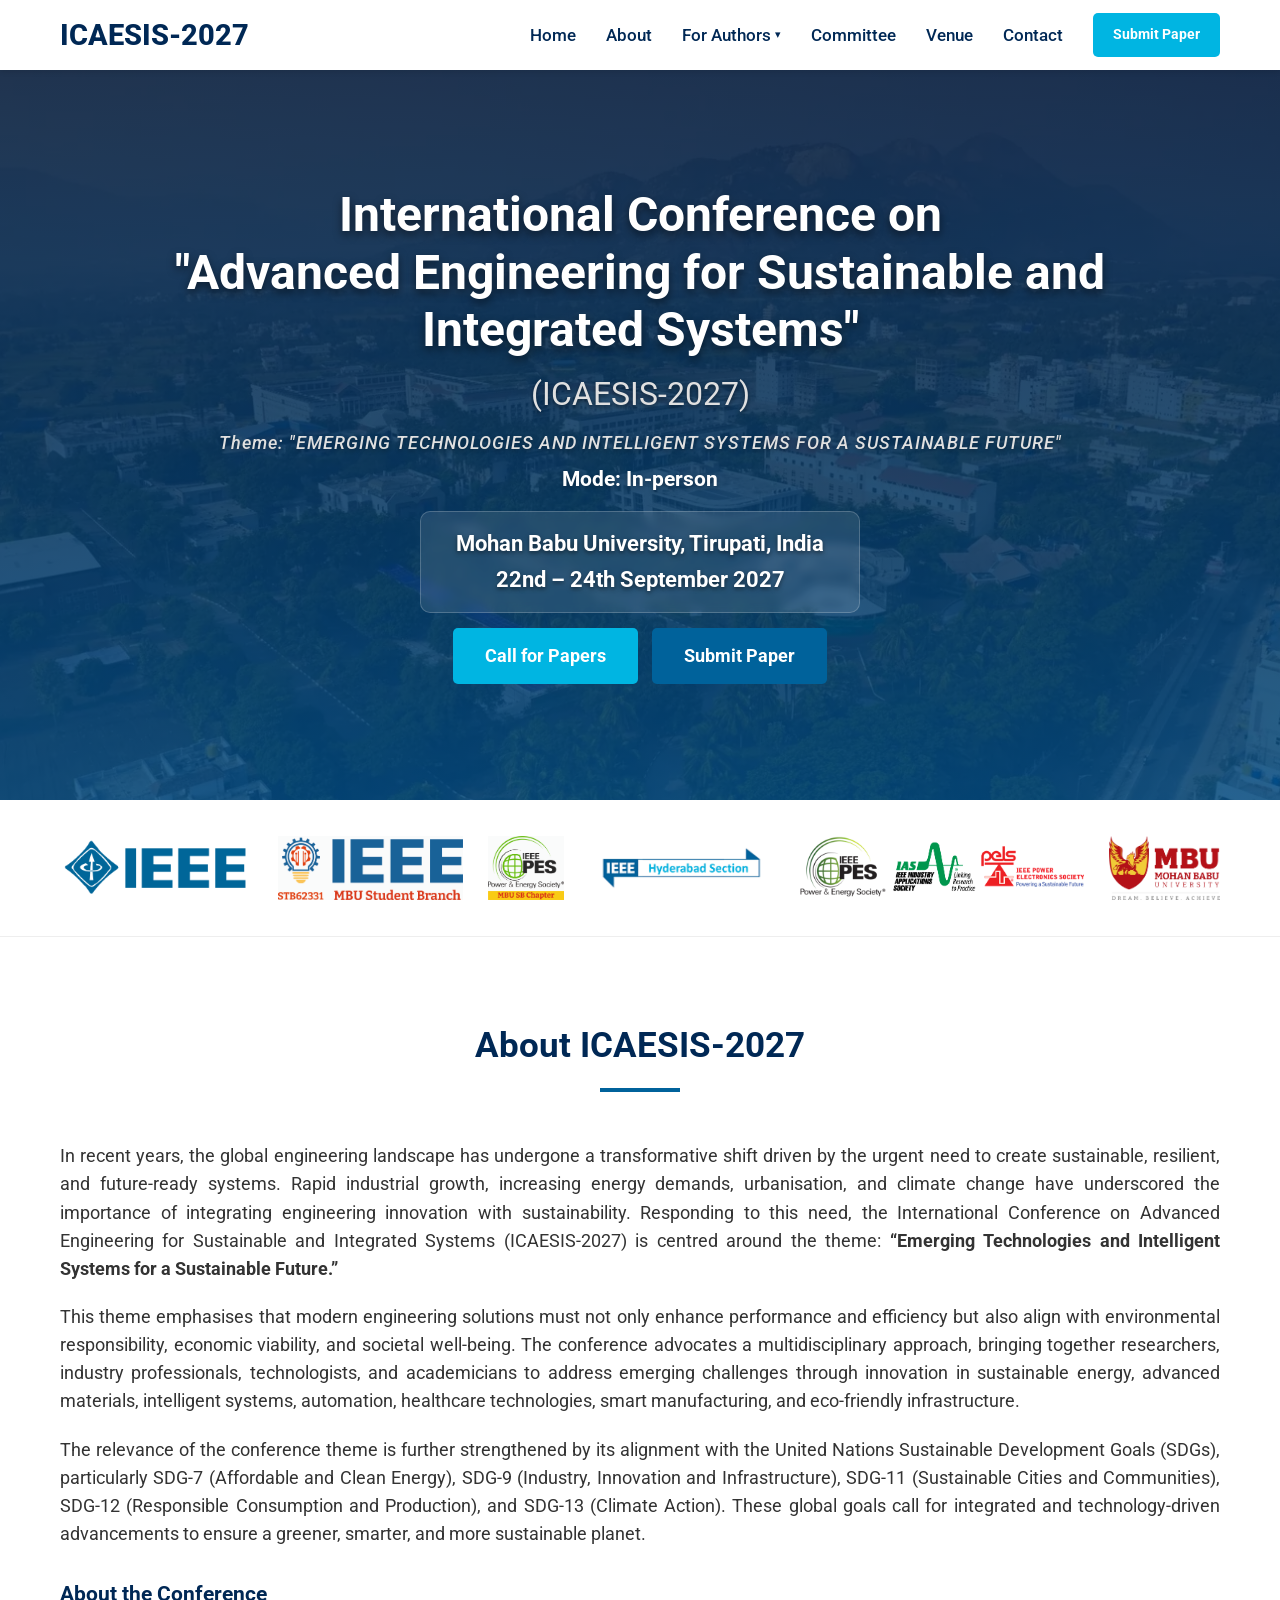
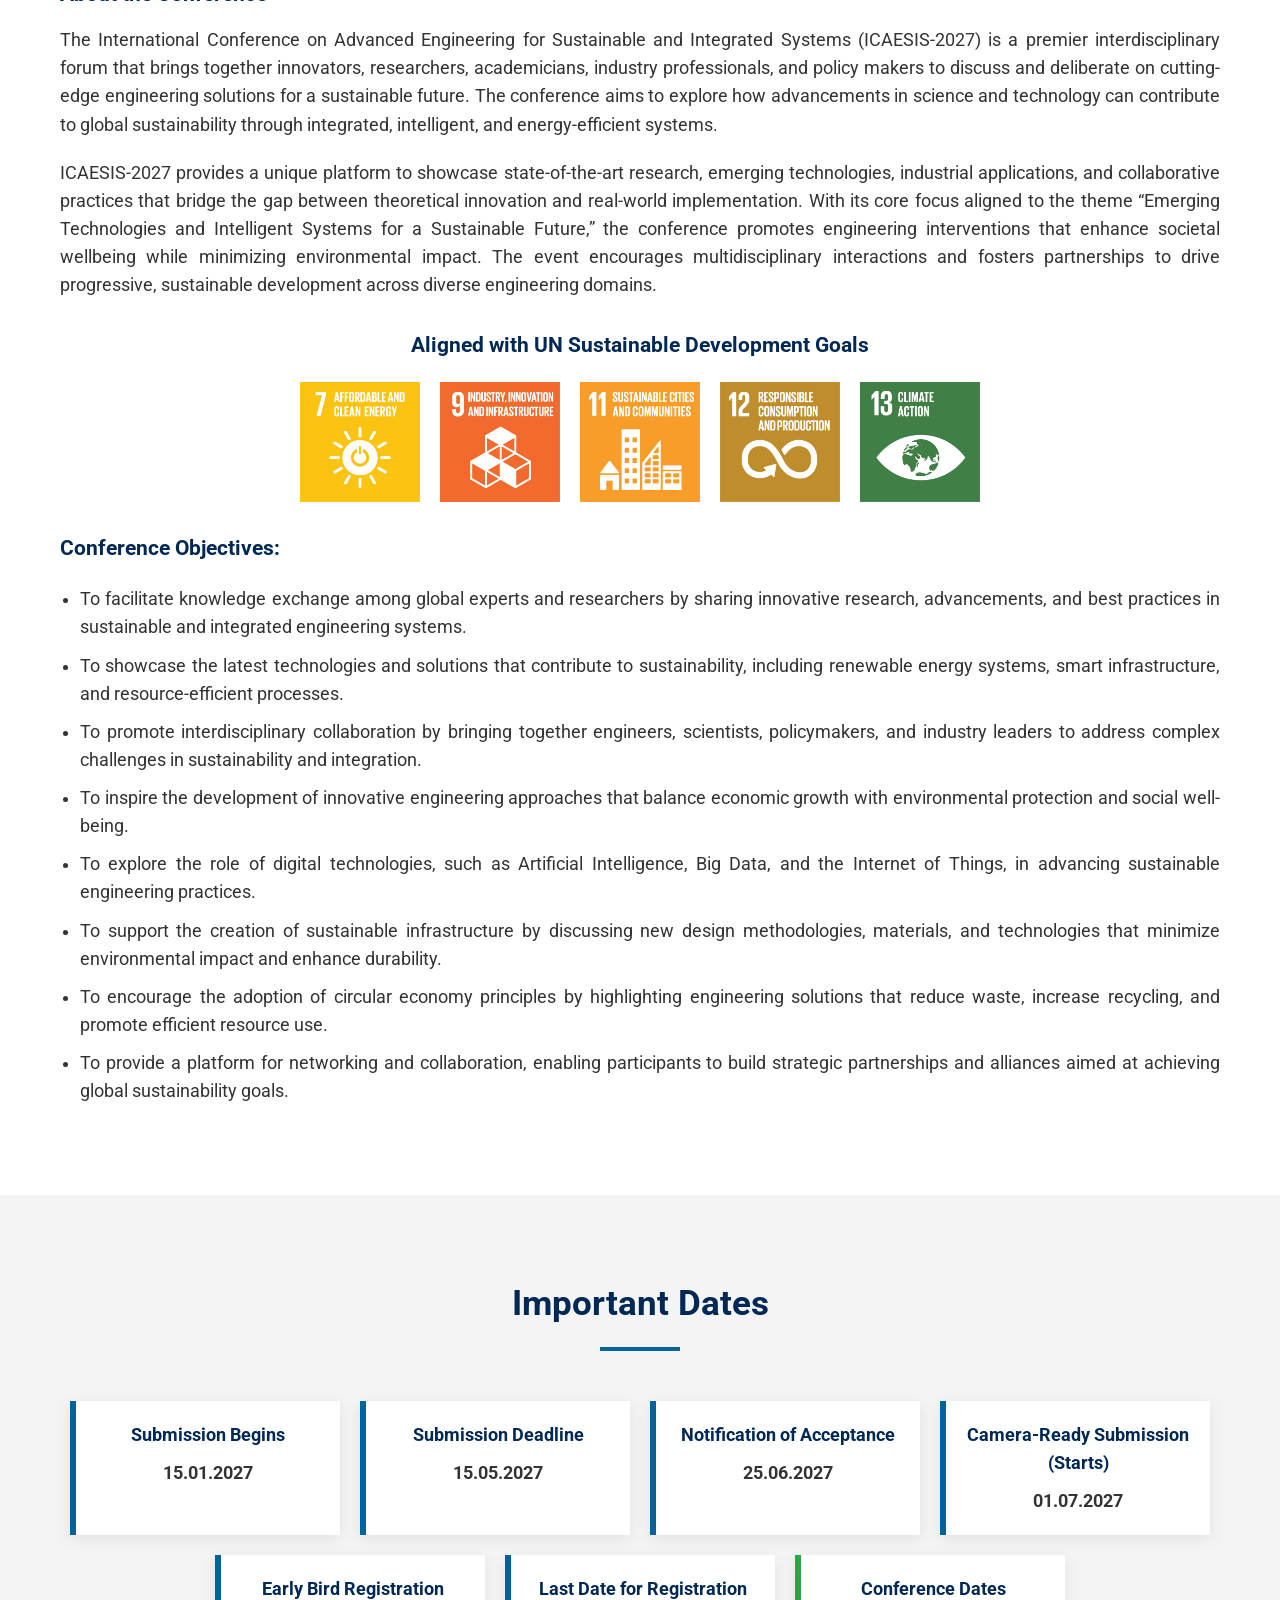
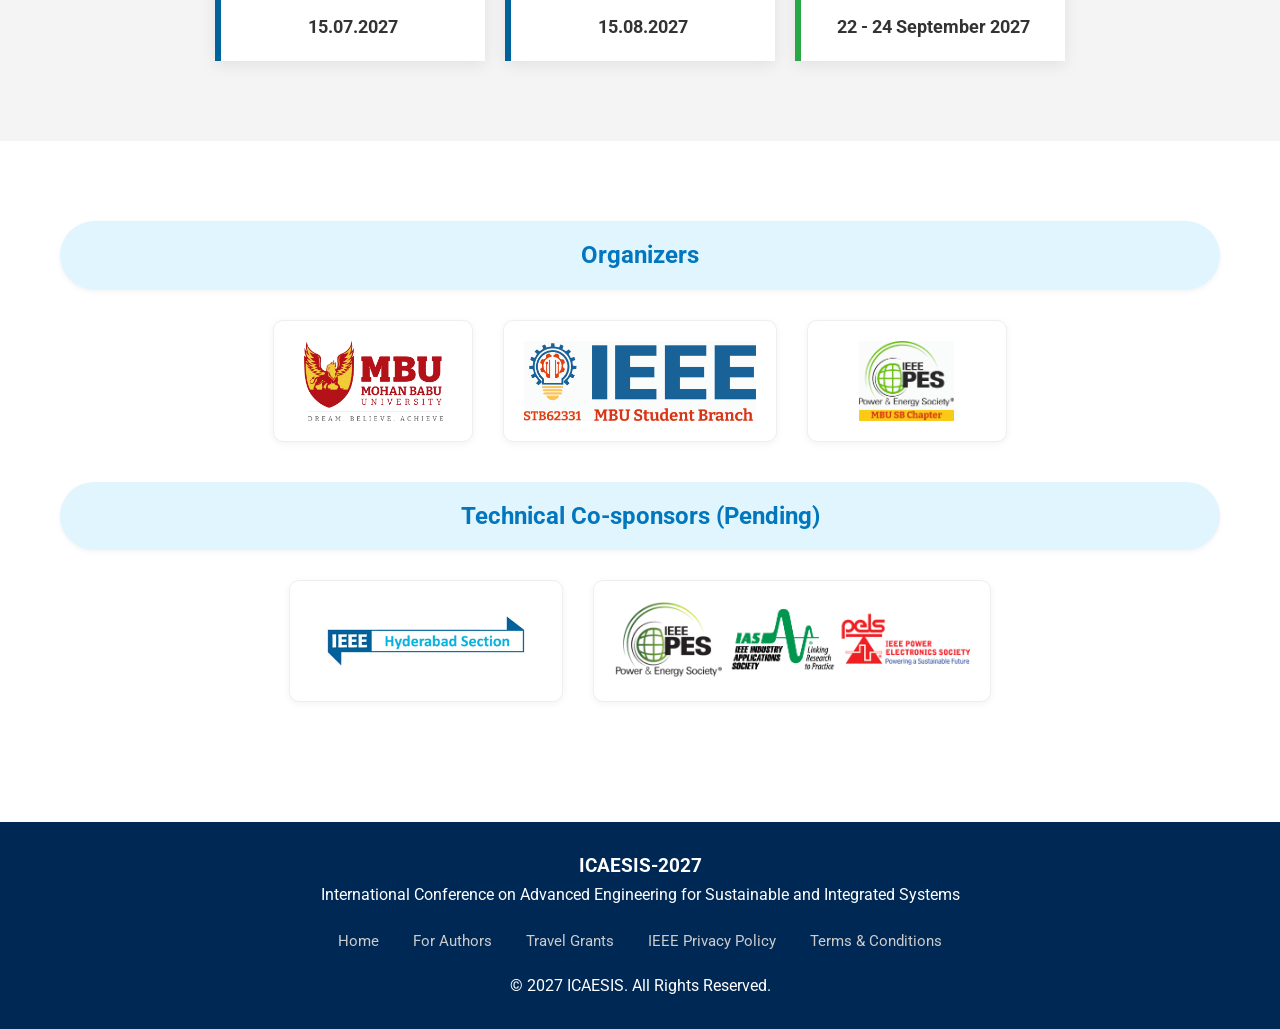
<file: index.html>
<!DOCTYPE html>
<html lang="en">

<head>
    <meta charset="UTF-8">
    <meta name="viewport" content="width=device-width, initial-scale=1.0">
    <title>ICAESIS-2027 | International Conference on Advanced Engineering</title>
    <!-- Google Fonts -->
    <link rel="preconnect" href="https://fonts.googleapis.com">
    <link rel="preconnect" href="https://fonts.gstatic.com" crossorigin>
    <link
        href="https://fonts.googleapis.com/css2?family=Open+Sans:ital,wght@0,300..800;1,300..800&family=Roboto:wght@300;400;500;700&display=swap"
        rel="stylesheet">
    <!-- Custom CSS -->
    <link rel="stylesheet" href="css/style.css">
    <link rel="icon" type="image/png" href="logos/ieee-hyd.png">
</head>

<body>

    <!-- Header -->
    <header>
        <div class="container navbar">
            <div class="logo-container">
                <a href="index.html" class="nav-brand">
                    ICAESIS-2027
                </a>
            </div>

            <ul class="nav-links">
                <li><a href="index.html">Home</a></li>
                <li><a href="index.html#about">About</a></li>
                <li class="nav-dropdown"><a href="call-for-papers.html">For Authors</a>
                    <ul class="dropdown-menu">
                        <li><a href="call-for-papers.html">Call for Papers</a></li>
                        <li><a href="index.html#dates">Important Dates</a></li>
                        <li><a href="call-for-papers.html#registration-fee">Registration Fee</a></li>
                        <li><a href="call-for-papers.html#submission-guidelines">Submission Guidelines</a></li>
                    </ul>
                </li>
                <li><a href="committee.html">Committee</a></li>
                <li><a href="venue.html">Venue</a></li>
                <li><a href="contact.html">Contact</a></li>
                 <li class="mobile-nav-btn"><a href="https://cmt3.research.microsoft.com/ICAESIS2027/Submission/Index" class="btn">Submit Paper</a></li>
                            </ul>

            <div class="nav-actions">
                <a href="https://cmt3.research.microsoft.com/ICAESIS2027/Submission/Index" class="btn" style="padding: 10px 20px; font-size: 0.9rem;">Submit Paper</a>
            </div>

            <div class="hamburger">
                <span class="bar"></span>
                <span class="bar"></span>
                <span class="bar"></span>
            </div>
        </div>
    </header>

    <!-- Hero Section -->
    <section class="hero">
        <div class="hero-content">
            <h1>International Conference on <br> "Advanced Engineering for Sustainable and Integrated Systems"</h1>
            <h2>(ICAESIS-2027)</h2>
            <p style="font-size: 1.15rem; margin-top: 8px; font-style: italic; color: #e0e0e0; letter-spacing: 1px; font-weight: 500;">Theme: "EMERGING TECHNOLOGIES AND INTELLIGENT SYSTEMS FOR A SUSTAINABLE FUTURE"</p>
            <p style="font-size: 1.3rem; margin-top: 5px; font-weight: 700;">Mode: In-person</p>
            <div class="date-location" style="margin-top: 15px;">
                Mohan Babu University, Tirupati, India <br>
                22nd – 24th September 2027
            </div>
            <div style="margin-top: 15px;">
                <a href="call-for-papers.html" class="btn">Call for Papers</a>
                <a href="https://cmt3.research.microsoft.com/ICAESIS2027/Submission/Index" class="btn" style="background-color: var(--ieee-blue); margin-left: 10px;">Submit Paper</a>
            </div>
        </div>
    </section>

    <!-- Logo Strip -->
    <div class="logo-strip">
        <div class="container">
            <div class="marquee-content">
                 <img src="logos/ieee-logo.png" alt="IEEE" title="IEEE">
                 <img src="logos/MBU_IEEE.jpg" alt="IEEE SB" title="IEEE Student Branch MBU">
           
                 <img src="logos/MBU_IEEE_PES.jpg" alt="IEEE PES" title="IEEE PES/PELS/IAS Jt Chapter">
                      <img src="logos/ieee-hyderabad-logo.jpg" alt="IEEE Hyd" title="IEEE Hyderabad Section">  
                <img src="logos/PESlogo.png" alt="IEEE PES" title="IEEE PES/PELS/IAS Jt Chapter">
                       <img src="logos/mbu-logo.webp" alt="MBU" title="Mohan Babu University">
                       

            </div>
        </div>
    </div>

    <!-- About Section -->
    <section class="section-padding" id="about">
        <div class="container">
            <h2 class="section-title">About ICAESIS-2027</h2>
            <div class="about-text">
                <p style="margin-bottom: 20px;">In recent years, the global engineering landscape has undergone a
                    transformative shift driven by the urgent need to create sustainable, resilient, and future-ready
                    systems. Rapid industrial growth, increasing energy demands, urbanisation, and climate change have
                    underscored the importance of integrating engineering innovation with sustainability. Responding to
                    this need, the International Conference on Advanced Engineering for Sustainable and Integrated
                    Systems (ICAESIS-2027) is centred around the theme: <strong>“Emerging Technologies and Intelligent
                        Systems for a Sustainable Future.”</strong></p>

                <p style="margin-bottom: 20px;">This theme emphasises that modern engineering solutions must not only
                    enhance performance and efficiency but also align with environmental responsibility, economic
                    viability, and societal well-being. The conference advocates a multidisciplinary approach, bringing
                    together researchers, industry professionals, technologists, and academicians to address emerging
                    challenges through innovation in sustainable energy, advanced materials, intelligent systems,
                    automation, healthcare technologies, smart manufacturing, and eco-friendly infrastructure.</p>

                <p style="margin-bottom: 30px;">The relevance of the conference theme is further strengthened by its
                    alignment with the United Nations Sustainable Development Goals (SDGs), particularly SDG-7
                    (Affordable and Clean Energy), SDG-9 (Industry, Innovation and Infrastructure), SDG-11 (Sustainable
                    Cities and Communities), SDG-12 (Responsible Consumption and Production), and SDG-13 (Climate
                    Action). These global goals call for integrated and technology-driven advancements to ensure a
                    greener, smarter, and more sustainable planet.</p>

                <h3 style="color: var(--ieee-dark-blue); margin-bottom: 15px;">About the Conference</h3>
                <p style="margin-bottom: 20px;">The International Conference on Advanced Engineering for
                    Sustainable and Integrated Systems (ICAESIS-2027) is a premier interdisciplinary forum that brings
                    together innovators, researchers, academicians, industry professionals, and policy makers to discuss
                    and deliberate on cutting-edge engineering solutions for a sustainable future. The conference aims
                    to explore how advancements in science and technology can contribute to global sustainability
                    through integrated, intelligent, and energy-efficient systems.</p>

                <p style="margin-bottom: 30px;">ICAESIS-2027 provides a unique platform to showcase state-of-the-art
                    research, emerging technologies, industrial applications, and collaborative practices that bridge
                    the gap between theoretical innovation and real-world implementation. With its core focus aligned to
                    the theme “Emerging Technologies and Intelligent Systems for a Sustainable Future,” the conference promotes engineering
                    interventions that enhance societal wellbeing while minimizing environmental impact. The event
                    encourages multidisciplinary interactions and fosters partnerships to drive progressive, sustainable
                    development across diverse engineering domains.</p>

                <!-- SDG Logos -->
                <div style="text-align: center; margin-bottom: 30px;">
                    <h3 style="color: var(--ieee-dark-blue); margin-bottom: 20px;">Aligned with UN Sustainable Development Goals</h3>
                    <div style="display: flex; justify-content: center; align-items: center; flex-wrap: wrap; gap: 20px;">
                        <img src="logos/sdg-07.jpg" alt="SDG 7: Affordable and Clean Energy" title="SDG 7: Affordable and Clean Energy" style="height: 120px;">
                        <img src="logos/sdg-09.jpg" alt="SDG 9: Industry, Innovation and Infrastructure" title="SDG 9: Industry, Innovation and Infrastructure" style="height: 120px;">
                        <img src="logos/sdg-11.jpg" alt="SDG 11: Sustainable Cities and Communities" title="SDG 11: Sustainable Cities and Communities" style="height: 120px;">
                        <img src="logos/sdg-12.jpg" alt="SDG 12: Responsible Consumption and Production" title="SDG 12: Responsible Consumption and Production" style="height: 120px;">
                        <img src="logos/sdg-13.jpg" alt="SDG 13: Climate Action" title="SDG 13: Climate Action" style="height: 120px;">
                    </div>
                    
                </div>

                <h3 style="color: var(--ieee-dark-blue); margin-bottom: 15px;">Conference Objectives:</h3>
                <ul class="objectives-list">
                    <li>To facilitate knowledge exchange among global experts and researchers by sharing innovative
                        research, advancements, and best practices in sustainable and integrated engineering systems.
                    </li>
                    <li>To showcase the latest technologies and solutions that contribute to sustainability, including
                        renewable energy systems, smart infrastructure, and resource-efficient processes.</li>
                    <li>To promote interdisciplinary collaboration by bringing together engineers, scientists,
                        policymakers, and industry leaders to address complex challenges in sustainability and
                        integration.</li>
                    <li>To inspire the development of innovative engineering approaches that balance economic growth
                        with environmental protection and social well-being.</li>
                    <li>To explore the role of digital technologies, such as Artificial Intelligence, Big Data, and the
                        Internet of Things, in advancing sustainable engineering practices.</li>
                    <li>To support the creation of sustainable infrastructure by discussing new design methodologies,
                        materials, and technologies that minimize environmental impact and enhance durability.</li>
                    <li>To encourage the adoption of circular economy principles by highlighting engineering solutions
                        that reduce waste, increase recycling, and promote efficient resource use.</li>
                    <li>To provide a platform for networking and collaboration, enabling participants to build strategic
                        partnerships and alliances aimed at achieving global sustainability goals.</li>
                </ul>
            </div>
        </div>
    </section>

    <!-- Important Dates -->
    <section class="section-padding bg-light" id="dates">
        <div class="container">
            <h2 class="section-title">Important Dates</h2>
            <div class="dates-grid">
                <div class="date-card">
                    <h3>Submission Begins</h3>
                    <p>15.01.2027</p>
                </div>
                <div class="date-card">
                    <h3>Submission Deadline</h3>
                    <p>15.05.2027</p>
                </div>
                <div class="date-card">
                    <h3>Notification of Acceptance</h3>
                    <p>25.06.2027</p>
                </div>
                <div class="date-card">
                    <h3>Camera-Ready Submission (Starts)</h3>
                    <p>01.07.2027</p>
                </div>
                <div class="date-card">
                    <h3>Early Bird Registration</h3>
                    <p>15.07.2027</p>
                </div>
                <div class="date-card">
                    <h3>Last Date for Registration</h3>
                    <p>15.08.2027</p>
                </div>
                <div class="date-card" style="border-left-color: #28a745;">
                    <h3>Conference Dates</h3>
                    <p>22 - 24 September 2027</p>
                </div>
            </div>
        </div>
    </section>

    <!-- Organizers & Technical Co-Sponsors -->
    <section class="section-padding">
        <div class="container">
            <!-- Organizers -->
            <div class="organizer-block">
                <div class="organizer-header" style="background-color: #e1f5fe; color: #0277bd;">Organizers</div>
                <div class="organizer-logos">
                    <div class="sponsor-card">
                        <img src="logos/mbu-logo.webp" alt="Mohan Babu University">
                    </div>
                    <div class="sponsor-card">
                        <img src="logos/MBU_IEEE.jpg" alt="IEEE Student Branch MBU" style="height: 150px;">
                    </div>
                    <div class="sponsor-card">
                        <img src="logos/MBU_IEEE_PES.jpg" alt="IEEE Student Branch MBU" style="height: 150px;">
                    </div>
                </div>
            </div>

            <!-- Technical Co-Sponsors -->
            <div class="organizer-block">
                <div class="organizer-header" style="background-color: #e1f5fe; color: #0277bd;">Technical Co-sponsors (Pending)
        
                </div>
                <div class="organizer-logos">
                    <div class="sponsor-card">
                        <img src="logos/ieee-hyderabad-logo.jpg" alt="IEEE Hyderabad Section">
                    </div>
                    <div class="sponsor-card">
                        <img src="logos/PESlogo.png" alt="IEEE PES/PELS/IAS Jt Chapter">
                    </div>
                </div>
            </div>
        </div>
    </section>

    <!-- Footer -->
    <footer id="contact">
        <div class="container">
            <h3>ICAESIS-2027</h3>
            <p>International Conference on Advanced Engineering for Sustainable and Integrated Systems</p>
            <div class="footer-links">
                <a href="index.html">Home</a>
                <a href="call-for-papers.html">For Authors</a>
                <a href="travel-grants.html">Travel Grants</a>
                <a href="https://www.ieee.org/security/privacy.html" target="_blank">IEEE Privacy Policy</a>
                <a href="https://www.ieee.org/about/help/site-terms-conditions.html" target="_blank">Terms &
                    Conditions</a>
            </div>
            <p>&copy; 2027 ICAESIS. All Rights Reserved.</p>
        </div>
    </footer>

    <!-- Scripts -->
    <script src="js/script.js"></script>
</body>

</html>
</file>
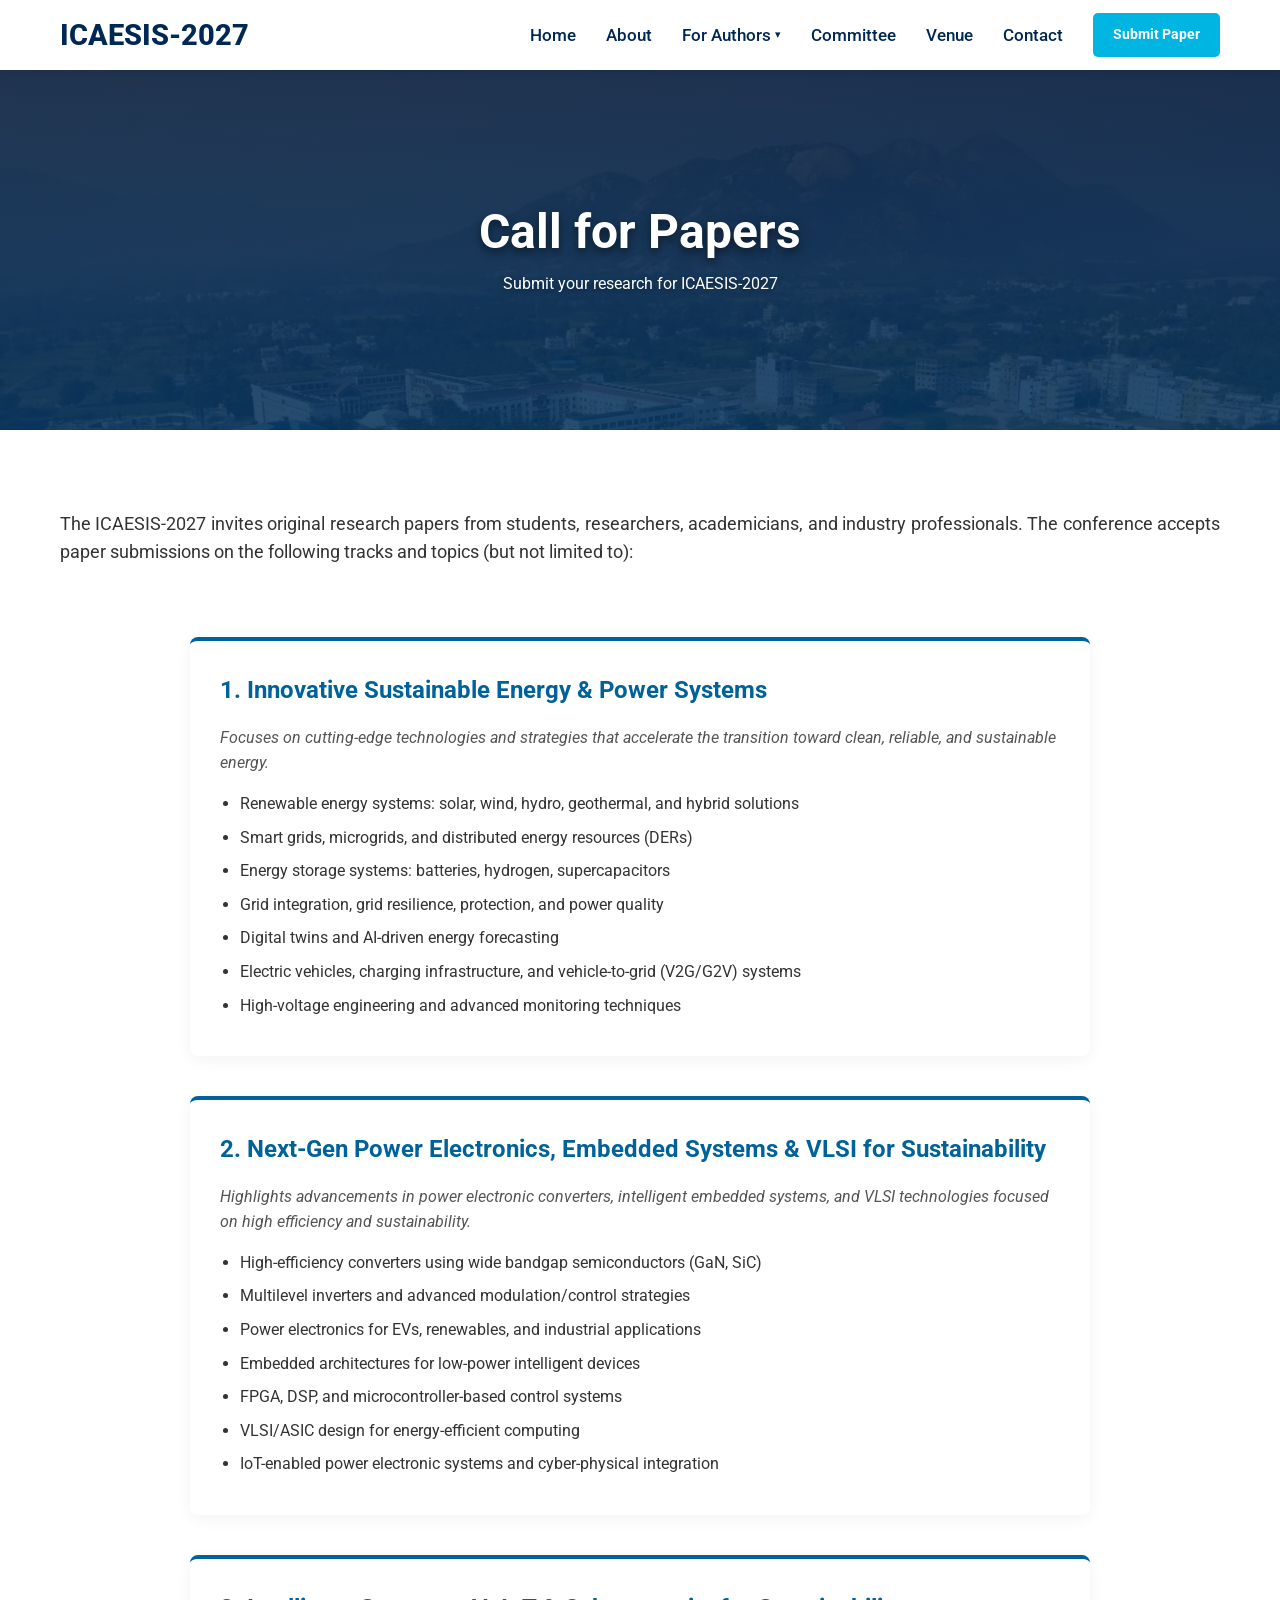
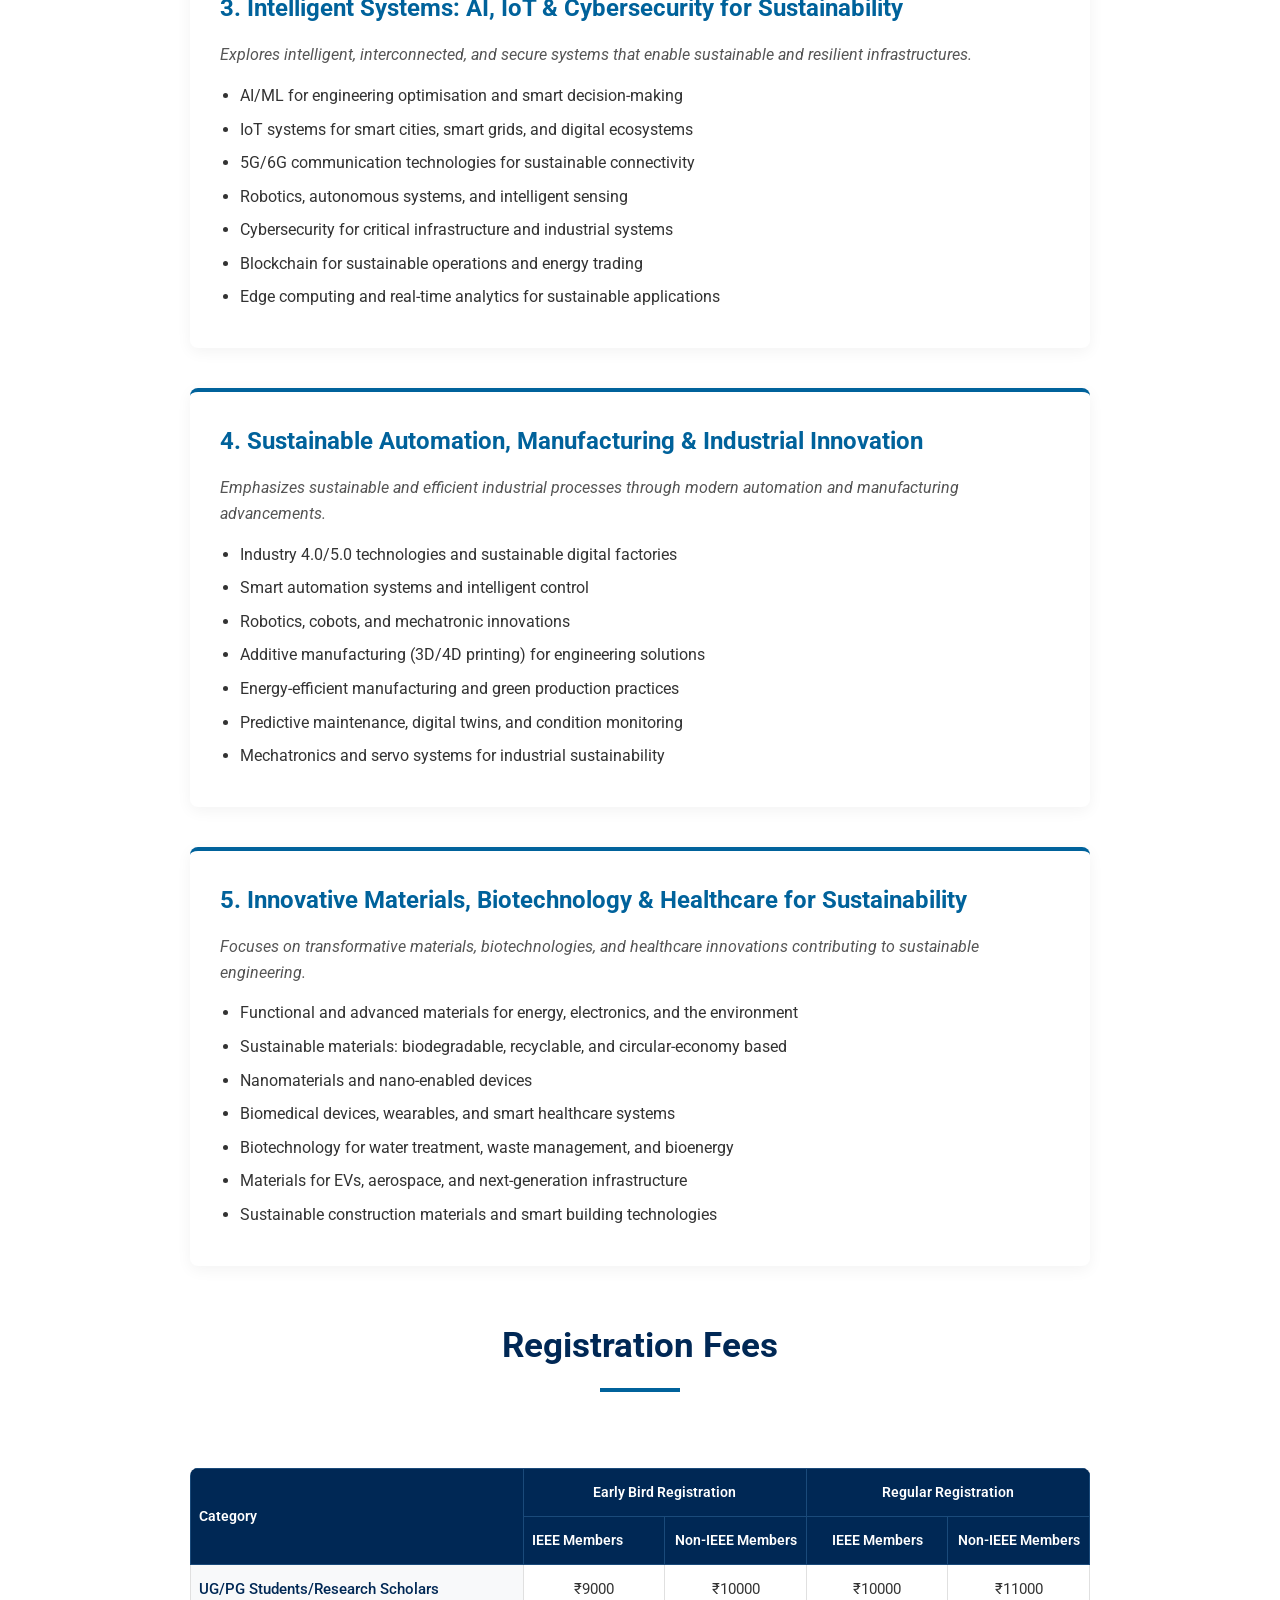
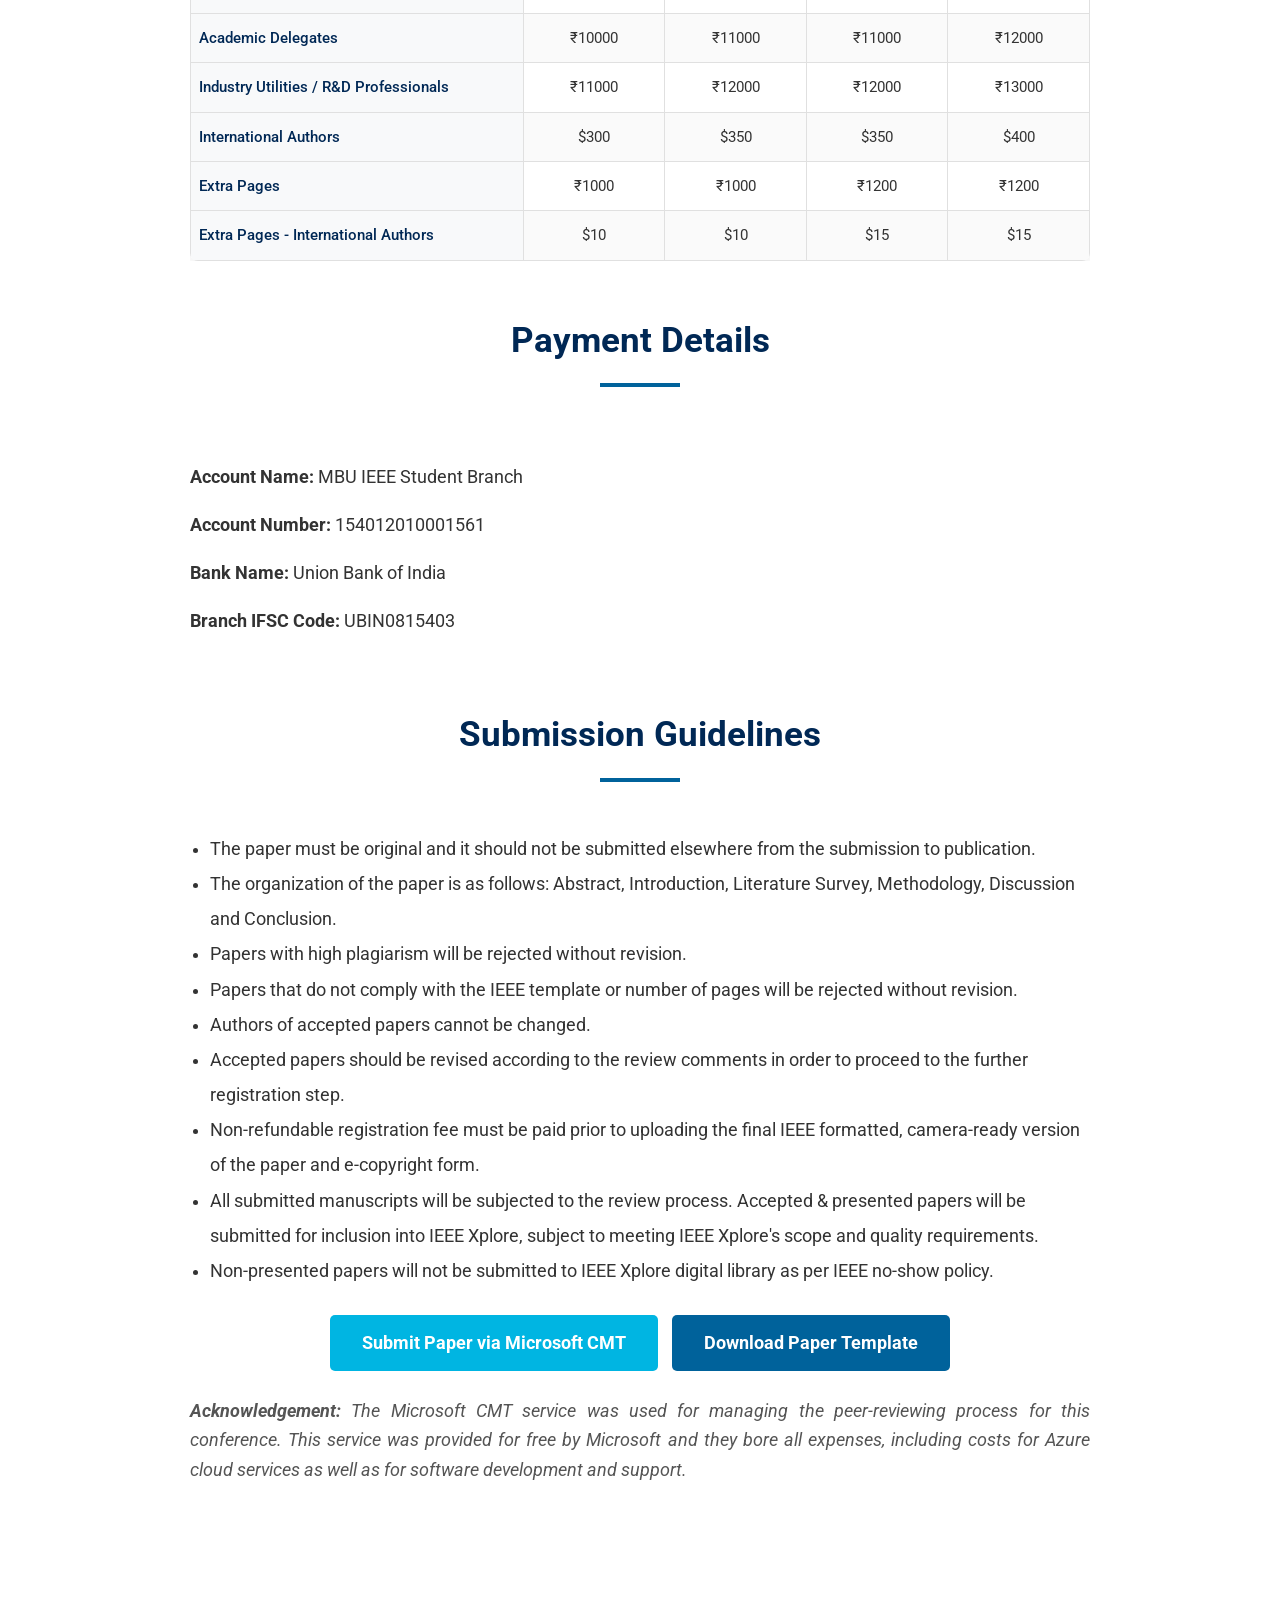
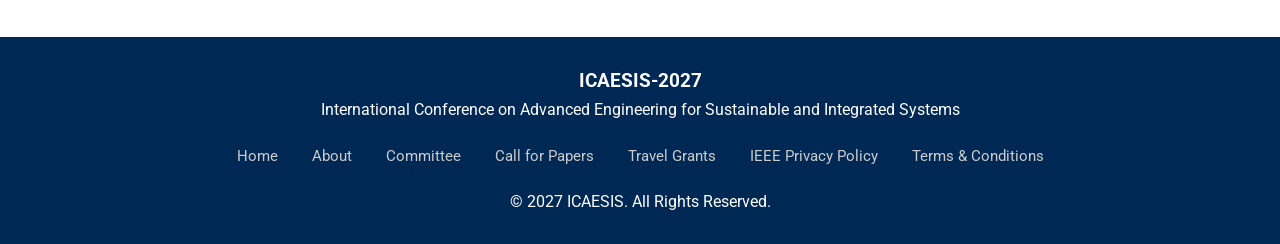
<file: call-for-papers.html>
<!DOCTYPE html>
<html lang="en">

<head>
    <meta charset="UTF-8">
    <meta name="viewport" content="width=device-width, initial-scale=1.0">
    <title>Call for Papers - ICAESIS-2027</title>
    <!-- Google Fonts -->
    <link rel="preconnect" href="https://fonts.googleapis.com">
    <link rel="preconnect" href="https://fonts.gstatic.com" crossorigin>
    <link
        href="https://fonts.googleapis.com/css2?family=Open+Sans:ital,wght@0,300..800;1,300..800&family=Roboto:wght@300;400;500;700&display=swap"
        rel="stylesheet">
    <!-- Custom CSS -->
    <link rel="stylesheet" href="css/style.css">
    <link rel="icon" type="image/png" href="logos/ieee-hyd.png">
</head>

<body>

    <!-- Header -->
    <header>
        <div class="container navbar">
            <div class="logo-container">
                <a href="index.html" class="nav-brand">
                    ICAESIS-2027
                </a>
            </div>

            <ul class="nav-links">
                <li><a href="index.html">Home</a></li>
                <li><a href="index.html#about">About</a></li>
                <li class="nav-dropdown"><a href="call-for-papers.html">For Authors</a>
                    <ul class="dropdown-menu">
                        <li><a href="call-for-papers.html">Call for Papers</a></li>
                        <li><a href="index.html#dates">Important Dates</a></li>
                        <li><a href="call-for-papers.html#registration-fee">Registration Fee</a></li>
                        <li><a href="call-for-papers.html#submission-guidelines">Submission Guidelines</a></li>
                    </ul>
                </li>
                <li><a href="committee.html">Committee</a></li>
                <li><a href="venue.html">Venue</a></li>
                <li><a href="contact.html">Contact</a></li>
                <li class="mobile-nav-btn"><a href="https://cmt3.research.microsoft.com/ICAESIS2027/Submission/Index" class="btn">Submit Paper</a></li>
            </ul>

            <div class="nav-actions">
                <a href="https://cmt3.research.microsoft.com/ICAESIS2027/Submission/Index" class="btn" style="padding: 10px 20px; font-size: 0.9rem;">Submit Paper</a>
            </div>

            <div class="hamburger">
                <span class="bar"></span>
                <span class="bar"></span>
                <span class="bar"></span>
            </div>
        </div>
    </header>

    <!-- Page Title -->
    <section class="hero" style="min-height: 40vh; height: 40vh;">
        <div class="hero-content">
            <h1>Call for Papers</h1>
            <p>Submit your research for ICAESIS-2027</p>
        </div>
    </section>

    <!-- Content -->
    <section class="section-padding">
        <div class="container">

            <div class="about-text">
                <p>The ICAESIS-2027 invites original research papers from students, researchers, academicians, and
                    industry professionals. The conference accepts paper submissions on the following tracks and topics
                    (but not limited to):</p>
            </div>
            <br><br>

            <div class="track-list">
                <!-- Track 1 -->
                <div class="track-item">
                    <h3>1. Innovative Sustainable Energy & Power Systems</h3>
                    <p>Focuses on cutting-edge technologies and strategies that accelerate the transition toward clean,
                        reliable, and sustainable energy.</p>
                    <ul>
                        <li>Renewable energy systems: solar, wind, hydro, geothermal, and hybrid solutions</li>
                        <li>Smart grids, microgrids, and distributed energy resources (DERs)</li>
                        <li>Energy storage systems: batteries, hydrogen, supercapacitors</li>
                        <li>Grid integration, grid resilience, protection, and power quality</li>
                        <li>Digital twins and AI-driven energy forecasting</li>
                        <li>Electric vehicles, charging infrastructure, and vehicle-to-grid (V2G/G2V) systems</li>
                        <li>High-voltage engineering and advanced monitoring techniques</li>
                    </ul>
                </div>

                <!-- Track 2 -->
                <div class="track-item">
                    <h3>2. Next-Gen Power Electronics, Embedded Systems & VLSI for Sustainability</h3>
                    <p>Highlights advancements in power electronic converters, intelligent embedded systems, and VLSI
                        technologies focused on high efficiency and sustainability.</p>
                    <ul>
                        <li>High-efficiency converters using wide bandgap semiconductors (GaN, SiC)</li>
                        <li>Multilevel inverters and advanced modulation/control strategies</li>
                        <li>Power electronics for EVs, renewables, and industrial applications</li>
                        <li>Embedded architectures for low-power intelligent devices</li>
                        <li>FPGA, DSP, and microcontroller-based control systems</li>
                        <li>VLSI/ASIC design for energy-efficient computing</li>
                        <li>IoT-enabled power electronic systems and cyber-physical integration</li>
                    </ul>
                </div>

                <!-- Track 3 -->
                <div class="track-item">
                    <h3>3. Intelligent Systems: AI, IoT & Cybersecurity for Sustainability</h3>
                    <p>Explores intelligent, interconnected, and secure systems that enable sustainable and resilient
                        infrastructures.</p>
                    <ul>
                        <li>AI/ML for engineering optimisation and smart decision-making</li>
                        <li>IoT systems for smart cities, smart grids, and digital ecosystems</li>
                        <li>5G/6G communication technologies for sustainable connectivity</li>
                        <li>Robotics, autonomous systems, and intelligent sensing</li>
                        <li>Cybersecurity for critical infrastructure and industrial systems</li>
                        <li>Blockchain for sustainable operations and energy trading</li>
                        <li>Edge computing and real-time analytics for sustainable applications</li>
                    </ul>
                </div>

                <!-- Track 4 -->
                <div class="track-item">
                    <h3>4. Sustainable Automation, Manufacturing & Industrial Innovation</h3>
                    <p>Emphasizes sustainable and efficient industrial processes through modern automation and
                        manufacturing advancements.</p>
                    <ul>
                        <li>Industry 4.0/5.0 technologies and sustainable digital factories</li>
                        <li>Smart automation systems and intelligent control</li>
                        <li>Robotics, cobots, and mechatronic innovations</li>
                        <li>Additive manufacturing (3D/4D printing) for engineering solutions</li>
                        <li>Energy-efficient manufacturing and green production practices</li>
                        <li>Predictive maintenance, digital twins, and condition monitoring</li>
                        <li>Mechatronics and servo systems for industrial sustainability</li>
                    </ul>
                </div>

                <!-- Track 5 -->
                <div class="track-item">
                    <h3>5. Innovative Materials, Biotechnology & Healthcare for Sustainability</h3>
                    <p>Focuses on transformative materials, biotechnologies, and healthcare innovations contributing to
                        sustainable engineering.</p>
                    <ul>
                        <li>Functional and advanced materials for energy, electronics, and the environment</li>
                        <li>Sustainable materials: biodegradable, recyclable, and circular-economy based</li>
                        <li>Nanomaterials and nano-enabled devices</li>
                        <li>Biomedical devices, wearables, and smart healthcare systems</li>
                        <li>Biotechnology for water treatment, waste management, and bioenergy</li>
                        <li>Materials for EVs, aerospace, and next-generation infrastructure</li>
                        <li>Sustainable construction materials and smart building technologies</li>
                    </ul>
                </div>

            </div>

            <br><br>

            <!-- Registration Fees Section -->
            <div class="registration-fees" id="registration-fee">
                <h2 class="section-title">Registration Fees</h2>
                <br>
                <div class="table-responsive">
                    <table class="fees-table">
                        <colgroup>
                            <col style="width: 32%;">
                            <col style="width: 17%;">
                            <col style="width: 17%;">
                            <col style="width: 17%;">
                            <col style="width: 17%;">
                        </colgroup>
                        <thead>
                            <tr>
                                <th rowspan="2">Category</th>
                                <th colspan="2">Early Bird Registration</th>
                                <th colspan="2">Regular Registration</th>
                            </tr>
                            <tr>
                                <th>IEEE Members</th>
                                <th>Non-IEEE Members</th>
                                <th>IEEE Members</th>
                                <th>Non-IEEE Members</th>
                            </tr>
                        </thead>
                        <tbody>
                            <tr>
                                <td>UG/PG Students/Research Scholars</td>
                                <td>₹9000</td>
                                <td>₹10000</td>
                                <td>₹10000</td>
                                <td>₹11000</td>
                            </tr>
                            <tr>
                                <td>Academic Delegates</td>
                                <td>₹10000</td>
                                <td>₹11000</td>
                                <td>₹11000</td>
                                <td>₹12000</td>
                            </tr>
                            <tr>
                                <td>Industry Utilities / R&D Professionals</td>
                                <td>₹11000</td>
                                <td>₹12000</td>
                                <td>₹12000</td>
                                <td>₹13000</td>
                            </tr>
                            <tr>
                                <td>International Authors</td>
                                <td>$300</td>
                                <td>$350</td>
                                <td>$350</td>
                                <td>$400</td>
                            </tr>
                            <tr>
                                <td>Extra Pages</td>
                                <td>₹1000</td>
                                <td>₹1000</td>
                                <td>₹1200</td>
                                <td>₹1200</td>
                            </tr>
                            <tr>
                                <td>Extra Pages - International Authors</td>
                                <td>$10</td>
                                <td>$10</td>
                                <td>$15</td>
                                <td>$15</td>
                            </tr>
                        </tbody>
                    </table>
                </div>
            </div>

            <br><br>

            <!-- Payment Details Section -->
            <div class="registration-fees">
                <h2 class="section-title">Payment Details</h2>
                <br>
                <div class="about-text" style="text-align: left;">
                    <p><strong>Account Name:</strong> MBU IEEE Student Branch</p>
                    <p><strong>Account Number:</strong> 154012010001561</p>
                    <p><strong>Bank Name:</strong> Union Bank of India</p>
                    <p><strong>Branch IFSC Code:</strong> UBIN0815403</p>
                </div>
            </div>

            <br><br>

            <!-- Submission Guidelines -->
            <div style="text-align: center;" id="submission-guidelines">
                <h2 class="section-title">Submission Guidelines</h2>
                <div class="about-text" style="text-align: left; max-width: 900px; margin: 0 auto;">
                    <ul style="list-style-type: disc; padding-left: 20px; line-height: 2;">
                        <li>The paper must be original and it should not be submitted elsewhere from the submission to publication.</li>
                        <li>The organization of the paper is as follows: Abstract, Introduction, Literature Survey, Methodology, Discussion and Conclusion.</li>
                        <li>Papers with high plagiarism will be rejected without revision.</li>
                        <li>Papers that do not comply with the IEEE template or number of pages will be rejected without revision.</li>
                        <li>Authors of accepted papers cannot be changed.</li>
                        <li>Accepted papers should be revised according to the review comments in order to proceed to the further registration step.</li>
                        <li>Non-refundable registration fee must be paid prior to uploading the final IEEE formatted, camera-ready version of the paper and e-copyright form.</li>
                        <li>All submitted manuscripts will be subjected to the review process. Accepted & presented papers will be submitted for inclusion into IEEE Xplore, subject to meeting IEEE Xplore's scope and quality requirements.</li>
                        <li>Non-presented papers will not be submitted to IEEE Xplore digital library as per IEEE no-show policy.</li>
                    </ul>
                </div>
                <br>
                <div class="submission-buttons">
                    <a href="https://cmt3.research.microsoft.com/ICAESIS2027/Submission/Index" class="btn"
                        target="_blank">Submit Paper via Microsoft CMT</a>
                    <a href="IEEE conference_Template.docx"
                        class="btn" style="background-color: var(--ieee-blue); margin-left: 10px;"
                        download>Download Paper Template</a>
                </div>
                <br>
                <div class="about-text" style="max-width: 900px; margin: 0 auto;">
                    <p style="font-style: italic; color: #555; line-height: 1.7;"><strong>Acknowledgement:</strong> The Microsoft CMT service was used for managing the peer-reviewing process for this conference. This service was provided for free by Microsoft and they bore all expenses, including costs for Azure cloud services as well as for software development and support.</p>
                </div>
                <br><br>
            </div>

        </div>
    </section>

    <!-- Footer -->
    <footer id="contact">
        <div class="container">
            <h3>ICAESIS-2027</h3>
            <p>International Conference on Advanced Engineering for Sustainable and Integrated Systems</p>
            <div class="footer-links">
                <a href="index.html">Home</a>
                <a href="index.html#about">About</a>
                <a href="committee.html">Committee</a>
                <a href="call-for-papers.html">Call for Papers</a>
                <a href="travel-grants.html">Travel Grants</a>
                <a href="https://www.ieee.org/security/privacy.html" target="_blank">IEEE Privacy Policy</a>
                <a href="https://www.ieee.org/about/help/site-terms-conditions.html" target="_blank">Terms &
                    Conditions</a>
            </div>
            <p>&copy; 2027 ICAESIS. All Rights Reserved.</p>
        </div>
    </footer>

    <!-- Scripts -->
    <script src="js/script.js"></script>
</body>

</html>
</file>
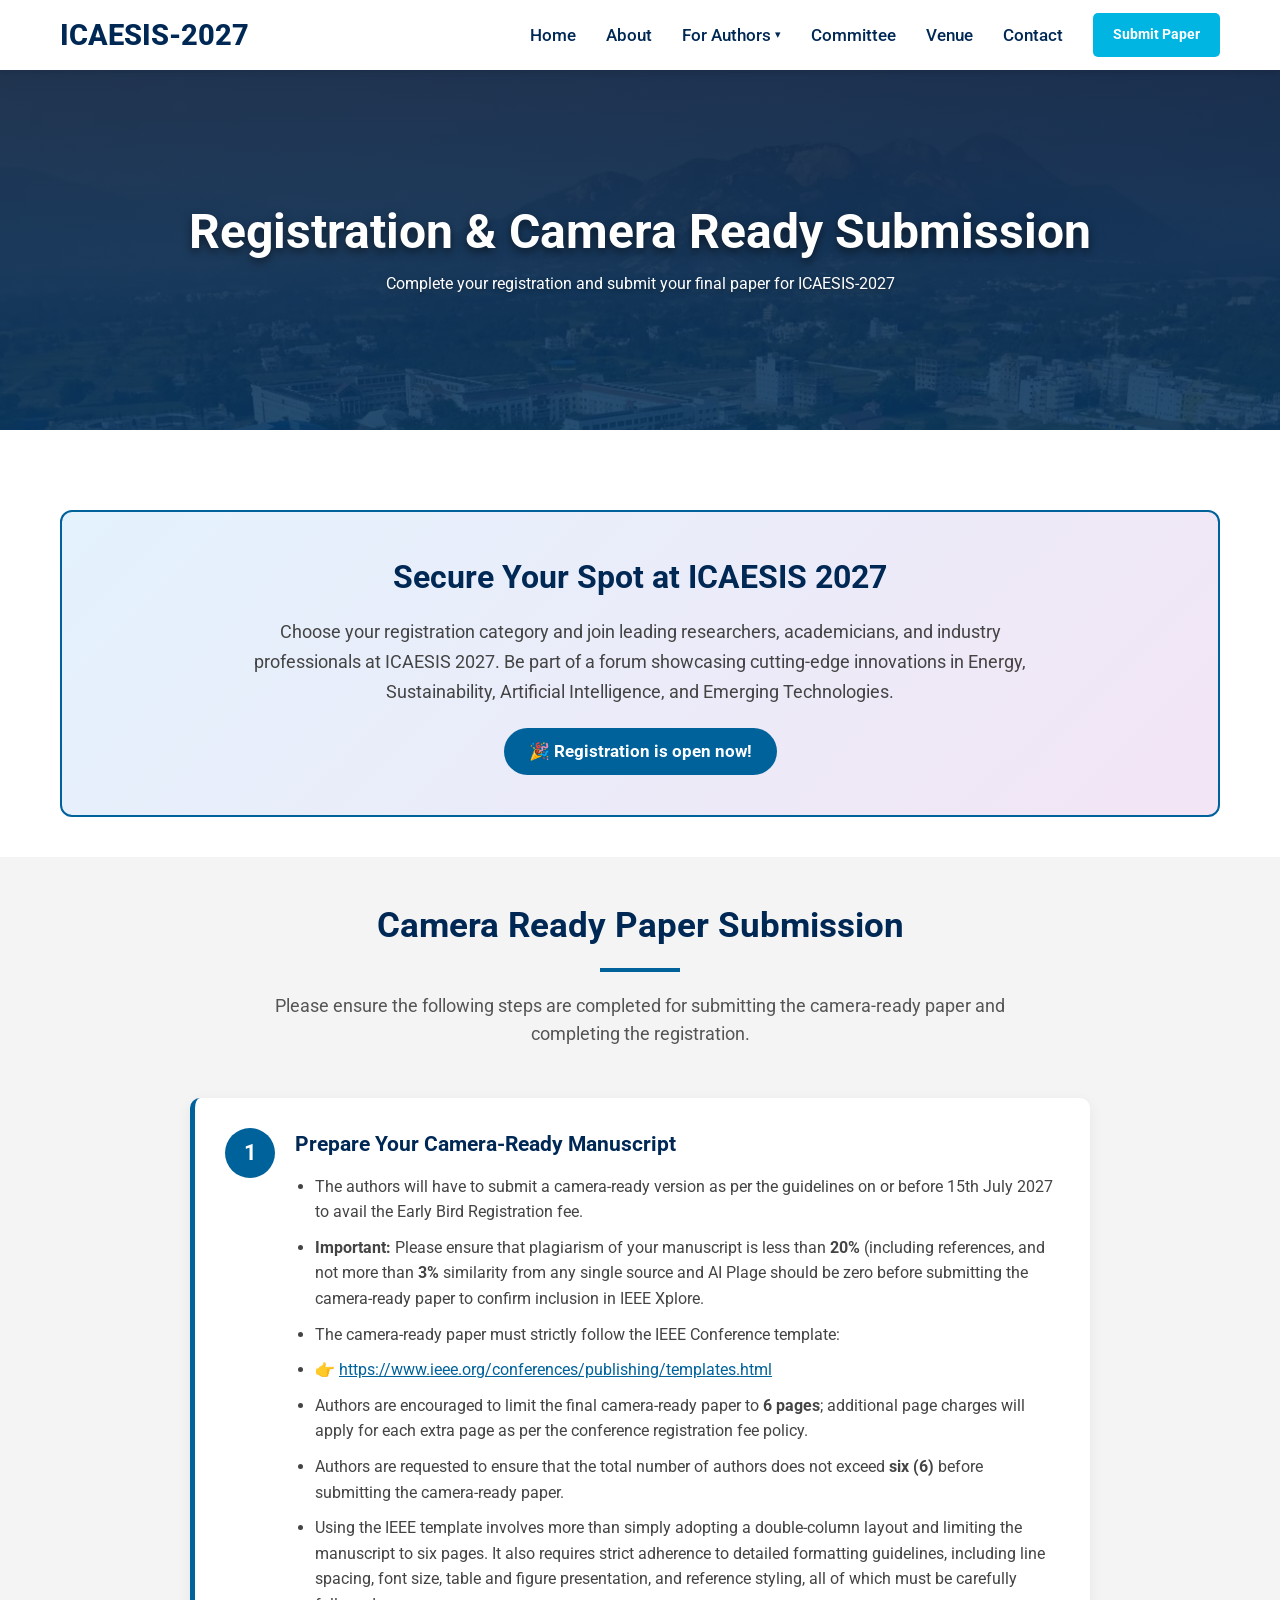
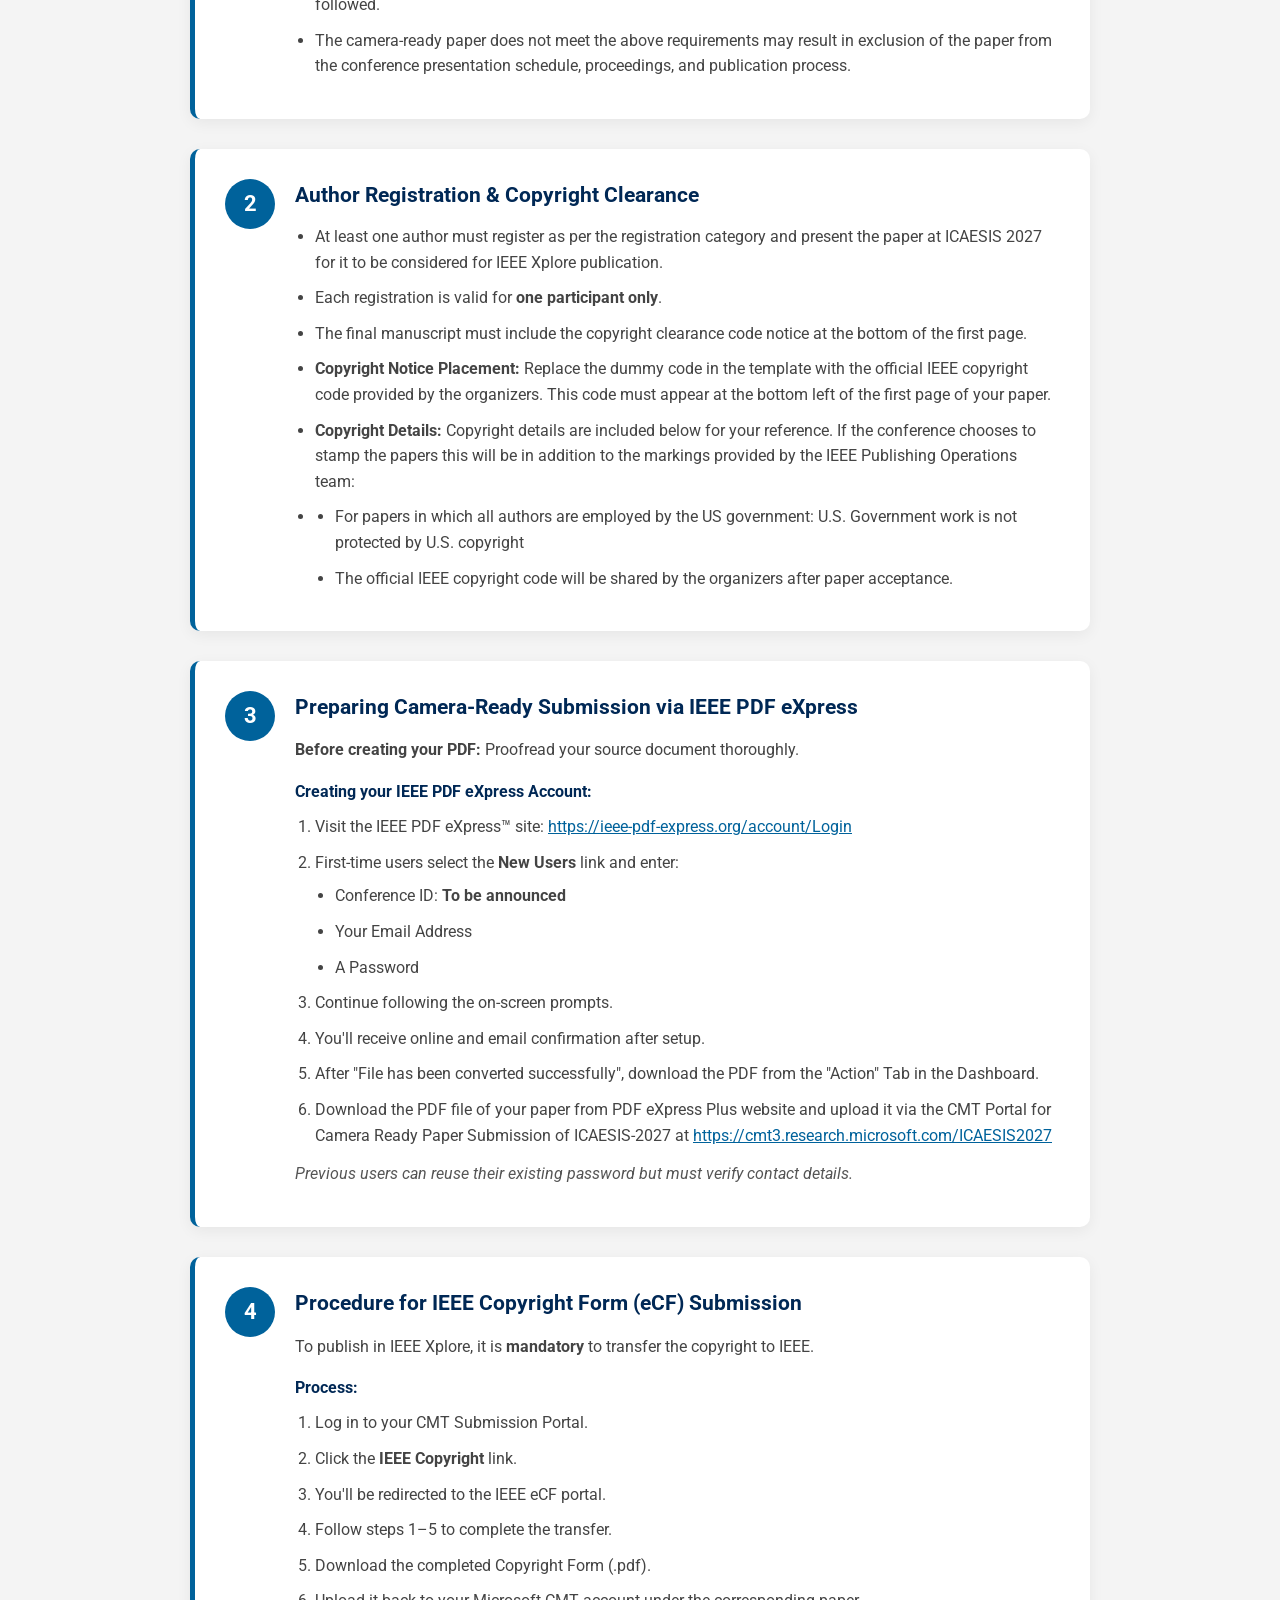
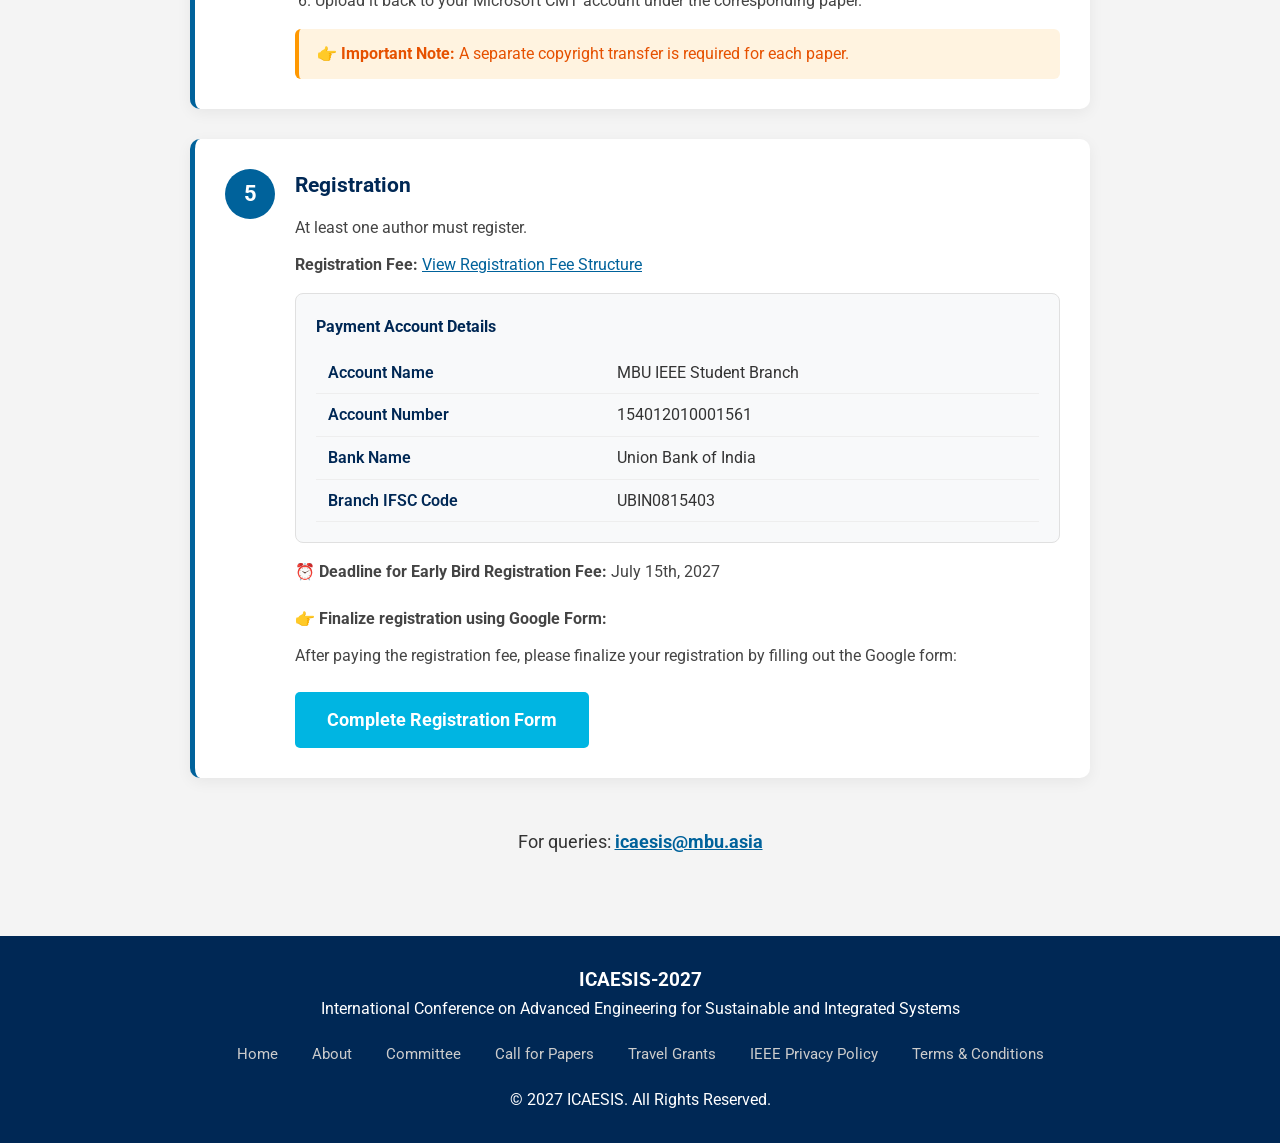
<file: camera-ready.html>
<!DOCTYPE html>
<html lang="en">

<head>
    <meta charset="UTF-8">
    <meta name="viewport" content="width=device-width, initial-scale=1.0">
    <title>Camera Ready & Registration - ICAESIS-2027</title>
    <!-- Google Fonts -->
    <link rel="preconnect" href="https://fonts.googleapis.com">
    <link rel="preconnect" href="https://fonts.gstatic.com" crossorigin>
    <link
        href="https://fonts.googleapis.com/css2?family=Open+Sans:ital,wght@0,300..800;1,300..800&family=Roboto:wght@300;400;500;700&display=swap"
        rel="stylesheet">
    <!-- Custom CSS -->
    <link rel="stylesheet" href="css/style.css">
    <link rel="icon" type="image/png" href="logos/ieee-hyd.png">
</head>

<body>

    <!-- Header -->
    <header>
        <div class="container navbar">
            <div class="logo-container">
                <a href="index.html" class="nav-brand">
                    ICAESIS-2027
                </a>
            </div>

            <ul class="nav-links">
                <li><a href="index.html">Home</a></li>
                <li><a href="index.html#about">About</a></li>
                <li class="nav-dropdown"><a href="call-for-papers.html">For Authors</a>
                    <ul class="dropdown-menu">
                        <li><a href="call-for-papers.html">Call for Papers</a></li>
                        <li><a href="index.html#dates">Important Dates</a></li>
                        <li><a href="call-for-papers.html#registration-fee">Registration Fee</a></li>
                        <li><a href="call-for-papers.html#submission-guidelines">Submission Guidelines</a></li>
                    </ul>
                </li>
                <li><a href="committee.html">Committee</a></li>
                <li><a href="venue.html">Venue</a></li>
                <li><a href="contact.html">Contact</a></li>
                <li class="mobile-nav-btn"><a href="https://cmt3.research.microsoft.com/ICAESIS2027/Submission/Index" class="btn">Submit Paper</a></li>
            </ul>

            <div class="nav-actions">
                <a href="https://cmt3.research.microsoft.com/ICAESIS2027/Submission/Index" class="btn" style="padding: 10px 20px; font-size: 0.9rem;">Submit Paper</a>
            </div>

            <div class="hamburger">
                <span class="bar"></span>
                <span class="bar"></span>
                <span class="bar"></span>
            </div>
        </div>
    </header>

    <!-- Page Title -->
    <section class="hero" style="min-height: 40vh; height: 40vh;">
        <div class="hero-content">
            <h1>Registration & Camera Ready Submission</h1>
            <p>Complete your registration and submit your final paper for ICAESIS-2027</p>
        </div>
    </section>

    <!-- Registration Banner -->
    <section class="section-padding" style="padding-bottom: 40px;">
        <div class="container">
            <div class="cr-banner">
                <h2>Secure Your Spot at ICAESIS 2027</h2>
                <p>Choose your registration category and join leading researchers, academicians, and industry professionals at ICAESIS 2027. Be part of a forum showcasing cutting-edge innovations in Energy, Sustainability, Artificial Intelligence, and Emerging Technologies.</p>
                <div class="cr-badge">🎉 Registration is open now!</div>
            </div>
        </div>
    </section>

    <!-- Camera Ready Steps -->
    <section class="section-padding bg-light" style="padding-top: 40px;">
        <div class="container">
            <h2 class="section-title">Camera Ready Paper Submission</h2>
            <p style="text-align: center; max-width: 800px; margin: -30px auto 50px; font-size: 1.1rem; color: #555;">
                Please ensure the following steps are completed for submitting the camera-ready paper and completing the registration.
            </p>

            <div class="cr-steps">

                <!-- Step 1 -->
                <div class="cr-step-card">
                    <div class="cr-step-number">1</div>
                    <div class="cr-step-content">
                        <h3>Prepare Your Camera-Ready Manuscript</h3>
                        <ul>
                            <li>The authors will have to submit a camera-ready version as per the guidelines on or before 15th July 2027 to avail the Early Bird Registration fee.</li>
                            <li><strong>Important:</strong> Please ensure that plagiarism of your manuscript is less than <strong>20%</strong> (including references, and not more than <strong>3%</strong> similarity from any single source and AI Plage should be zero before submitting the camera-ready paper to confirm inclusion in IEEE Xplore.</li>
                            <li>The camera-ready paper must strictly follow the IEEE Conference template:</li>
                            <li>👉 <a href="https://www.ieee.org/conferences/publishing/templates.html" target="_blank" class="cr-link">https://www.ieee.org/conferences/publishing/templates.html</a></li>
                            <li>Authors are encouraged to limit the final camera-ready paper to <strong>6 pages</strong>; additional page charges will apply for each extra page as per the conference registration fee policy.</li>
                            <li>Authors are requested to ensure that the total number of authors does not exceed <strong>six (6)</strong> before submitting the camera-ready paper.</li>
                            <li>Using the IEEE template involves more than simply adopting a double-column layout and limiting the manuscript to six pages. It also requires strict adherence to detailed formatting guidelines, including line spacing, font size, table and figure presentation, and reference styling, all of which must be carefully followed.</li>
                            <li>The camera-ready paper does not meet the above requirements may result in exclusion of the paper from the conference presentation schedule, proceedings, and publication process.</li>
                        </ul>
                    </div>
                </div>

                <!-- Step 2 -->
                <div class="cr-step-card">
                    <div class="cr-step-number">2</div>
                    <div class="cr-step-content">
                        <h3>Author Registration & Copyright Clearance</h3>
                        <ul>
                            <li>At least one author must register as per the registration category and present the paper at ICAESIS 2027 for it to be considered for IEEE Xplore publication.</li>
                            <li>Each registration is valid for <strong>one participant only</strong>.</li>
                            <li>The final manuscript must include the copyright clearance code notice at the bottom of the first page.</li>
                            <li><strong>Copyright Notice Placement:</strong> Replace the dummy code in the template with the official IEEE copyright code provided by the organizers. This code must appear at the bottom left of the first page of your paper.</li>
                            <li><strong>Copyright Details:</strong> Copyright details are included below for your reference. If the conference chooses to stamp the papers this will be in addition to the markings provided by the IEEE Publishing Operations team:</li>
                            <li>
                                <ul style="margin-top: 8px;">
                                    <li>For papers in which all authors are employed by the US government: U.S. Government work is not protected by U.S. copyright</li>
                                    <li>The official IEEE copyright code will be shared by the organizers after paper acceptance.</li>
                                </ul>
                            </li>
                        </ul>
                    </div>
                </div>

                <!-- Step 3 -->
                <div class="cr-step-card">
                    <div class="cr-step-number">3</div>
                    <div class="cr-step-content">
                        <h3>Preparing Camera-Ready Submission via IEEE PDF eXpress</h3>
                        <p><strong>Before creating your PDF:</strong> Proofread your source document thoroughly.</p>
                        <h4 style="margin-top: 15px; color: var(--ieee-dark-blue);">Creating your IEEE PDF eXpress Account:</h4>
                        <ol>
                            <li>Visit the IEEE PDF eXpress™ site: <a href="https://ieee-pdf-express.org/account/Login" target="_blank" class="cr-link">https://ieee-pdf-express.org/account/Login</a></li>
                            <li>First-time users select the <strong>New Users</strong> link and enter:
                                <ul style="margin-top: 8px;">
                                    <li>Conference ID: <strong>To be announced</strong></li>
                                    <li>Your Email Address</li>
                                    <li>A Password</li>
                                </ul>
                            </li>
                            <li>Continue following the on-screen prompts.</li>
                            <li>You'll receive online and email confirmation after setup.</li>
                            <li>After "File has been converted successfully", download the PDF from the "Action" Tab in the Dashboard.</li>
                            <li>Download the PDF file of your paper from PDF eXpress Plus website and upload it via the CMT Portal for Camera Ready Paper Submission of ICAESIS-2027 at <a href="https://cmt3.research.microsoft.com/ICAESIS2027" target="_blank" class="cr-link">https://cmt3.research.microsoft.com/ICAESIS2027</a></li>
                        </ol>
                        <p style="margin-top: 12px; font-style: italic; color: #555;">Previous users can reuse their existing password but must verify contact details.</p>
                    </div>
                </div>

                <!-- Step 4 -->
                <div class="cr-step-card">
                    <div class="cr-step-number">4</div>
                    <div class="cr-step-content">
                        <h3>Procedure for IEEE Copyright Form (eCF) Submission</h3>
                        <p>To publish in IEEE Xplore, it is <strong>mandatory</strong> to transfer the copyright to IEEE.</p>
                        <h4 style="margin-top: 15px; color: var(--ieee-dark-blue);">Process:</h4>
                        <ol>
                            <li>Log in to your CMT Submission Portal.</li>
                            <li>Click the <strong>IEEE Copyright</strong> link.</li>
                            <li>You'll be redirected to the IEEE eCF portal.</li>
                            <li>Follow steps 1–5 to complete the transfer.</li>
                            <li>Download the completed Copyright Form (.pdf).</li>
                            <li>Upload it back to your Microsoft CMT account under the corresponding paper.</li>
                        </ol>
                        <div class="cr-note">
                            <strong>👉 Important Note:</strong> A separate copyright transfer is required for each paper.
                        </div>
                    </div>
                </div>

                <!-- Step 5 -->
                <div class="cr-step-card">
                    <div class="cr-step-number">5</div>
                    <div class="cr-step-content">
                        <h3>Registration</h3>
                        <p>At least one author must register.</p>
                        <p style="margin-top: 10px;"><strong>Registration Fee:</strong> <a href="call-for-papers.html#registration-fee" class="cr-link">View Registration Fee Structure</a></p>

                        <div class="cr-payment-box">
                            <h4>Payment Account Details</h4>
                            <table class="cr-payment-table">
                                <tr><td>Account Name</td><td>MBU IEEE Student Branch</td></tr>
                                <tr><td>Account Number</td><td>154012010001561</td></tr>
                                <tr><td>Bank Name</td><td>Union Bank of India</td></tr>
                                <tr><td>Branch IFSC Code</td><td>UBIN0815403</td></tr>
                            </table>
                        </div>

                        <p style="margin-top: 15px;"><strong>⏰ Deadline for Early Bird Registration Fee:</strong> July 15th, 2027</p>

                        <div style="margin-top: 20px;">
                            <p><strong>👉 Finalize registration using Google Form:</strong></p>
                            <p style="margin-top: 5px;">After paying the registration fee, please finalize your registration by filling out the Google form:</p>
                            <a href="https://forms.gle/SNT5oomfwt7Gyf5LA" target="_blank" class="btn" style="margin-top: 12px;">Complete Registration Form</a>
                        </div>
                    </div>
                </div>

            </div>

            <!-- Contact -->
            <div style="text-align: center; margin-top: 50px;">
                <p style="font-size: 1.1rem;">For queries: <a href="mailto:icaesis@mbu.asia" class="cr-link"><strong>icaesis@mbu.asia</strong></a></p>
            </div>

        </div>
    </section>

    <!-- Footer -->
    <footer id="contact">
        <div class="container">
            <h3>ICAESIS-2027</h3>
            <p>International Conference on Advanced Engineering for Sustainable and Integrated Systems</p>
            <div class="footer-links">
                <a href="index.html">Home</a>
                <a href="index.html#about">About</a>
                <a href="committee.html">Committee</a>
                <a href="call-for-papers.html">Call for Papers</a>
                <a href="travel-grants.html">Travel Grants</a>
                <a href="https://www.ieee.org/security/privacy.html" target="_blank">IEEE Privacy Policy</a>
                <a href="https://www.ieee.org/about/help/site-terms-conditions.html" target="_blank">Terms &
                    Conditions</a>
            </div>
            <p>&copy; 2027 ICAESIS. All Rights Reserved.</p>
        </div>
    </footer>

    <!-- Scripts -->
    <script src="js/script.js"></script>
</body>

</html>
</file>
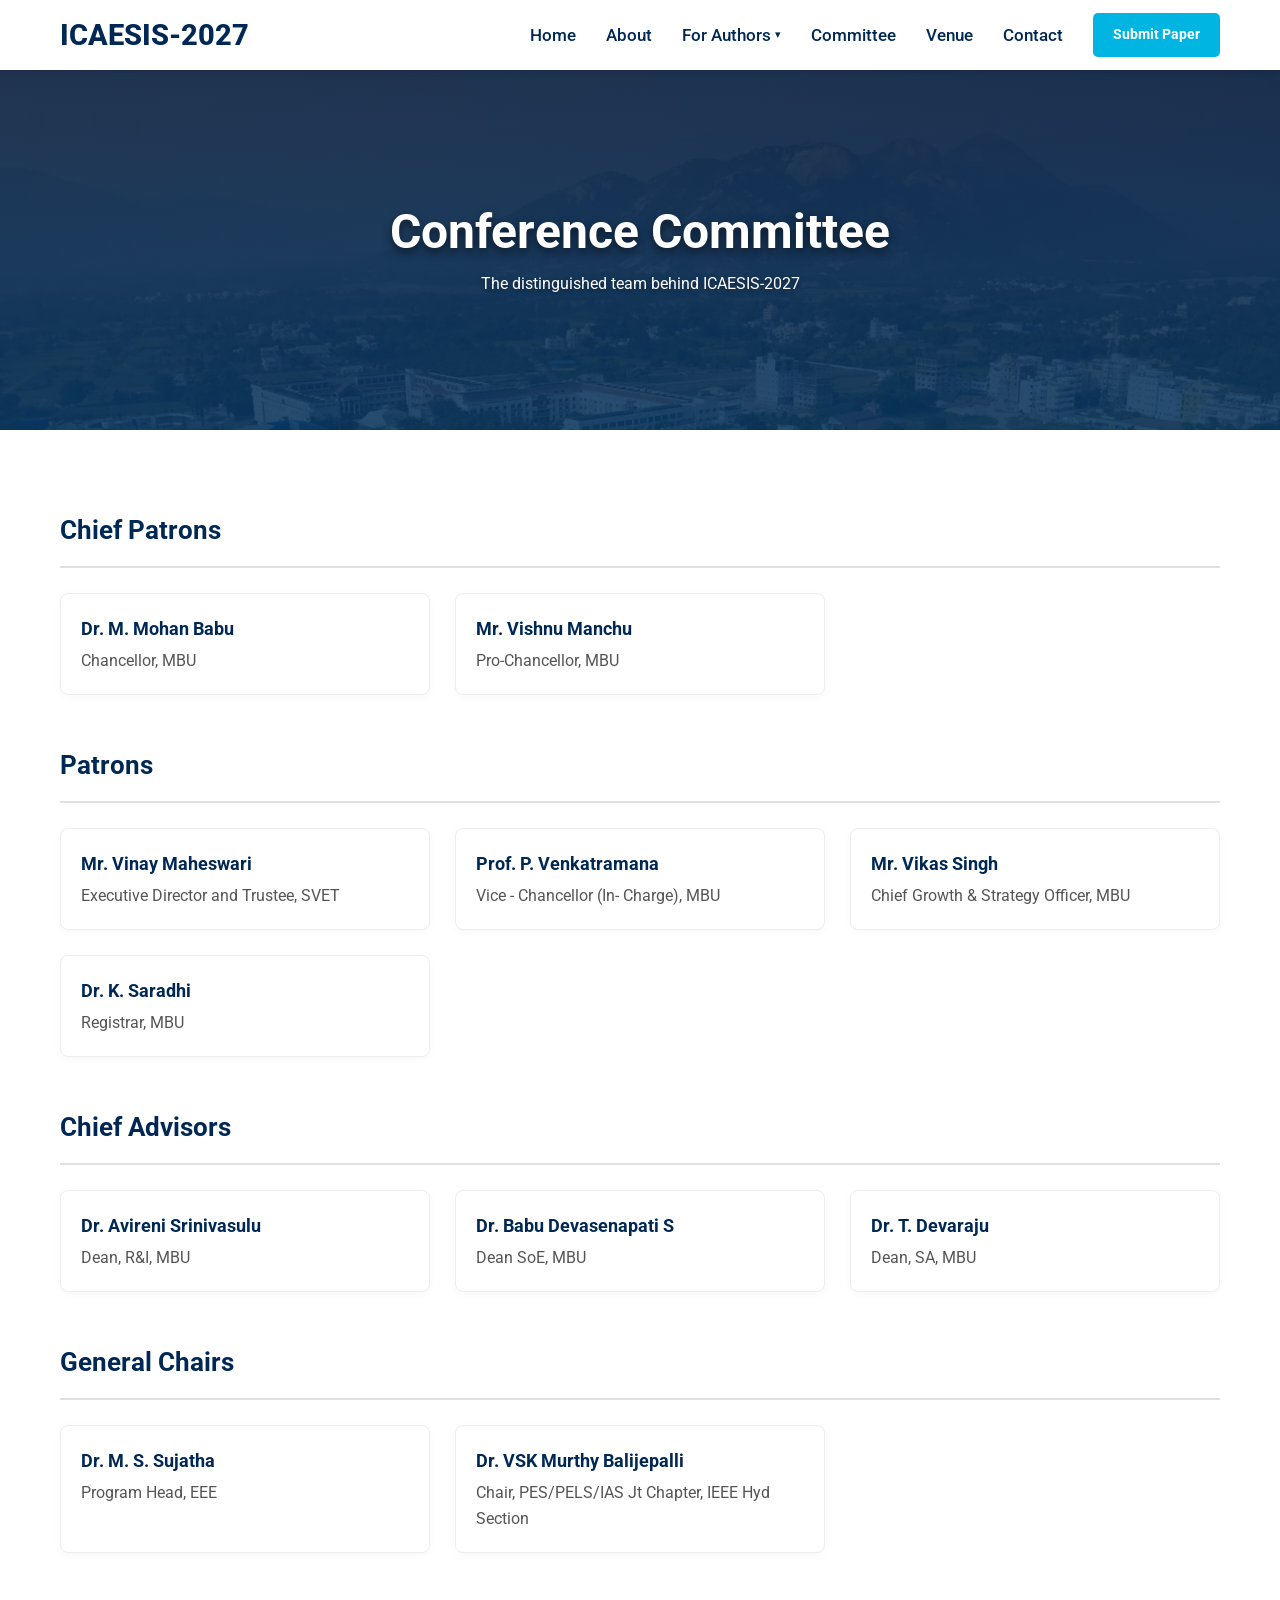
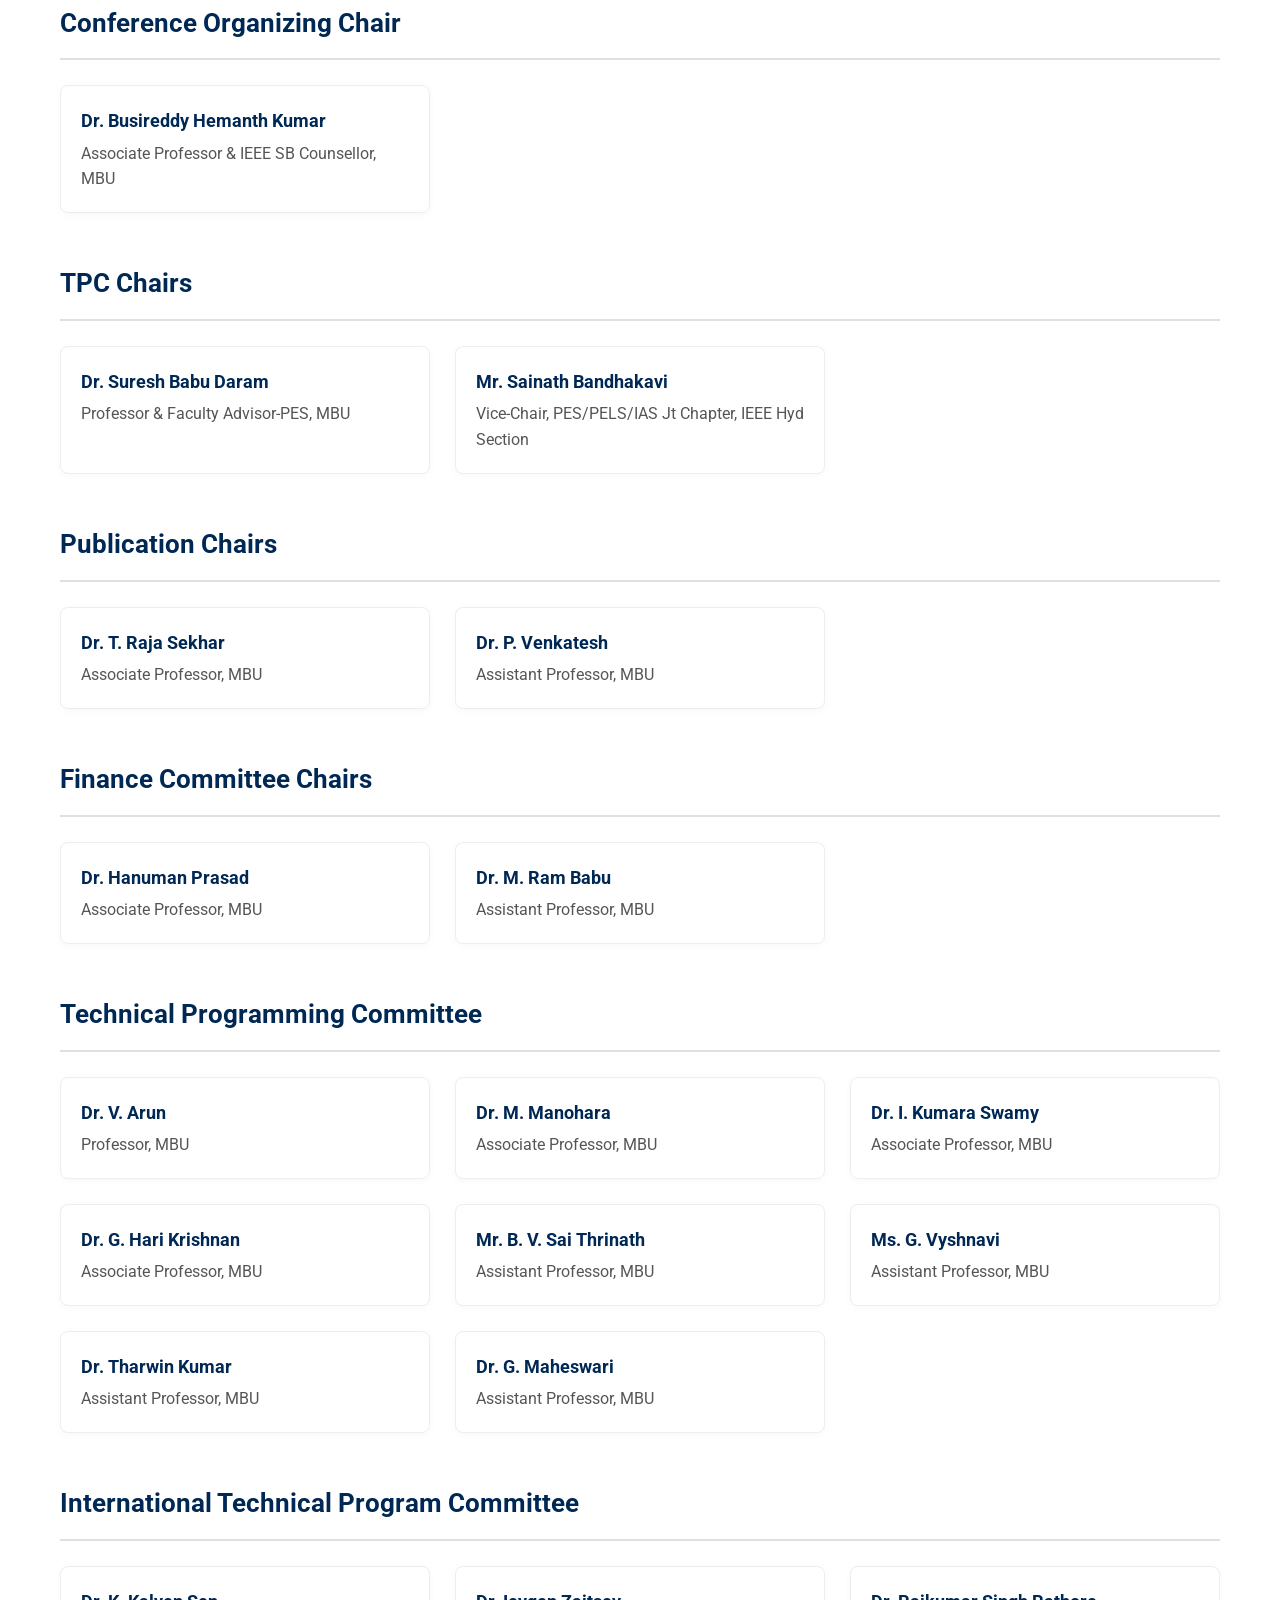
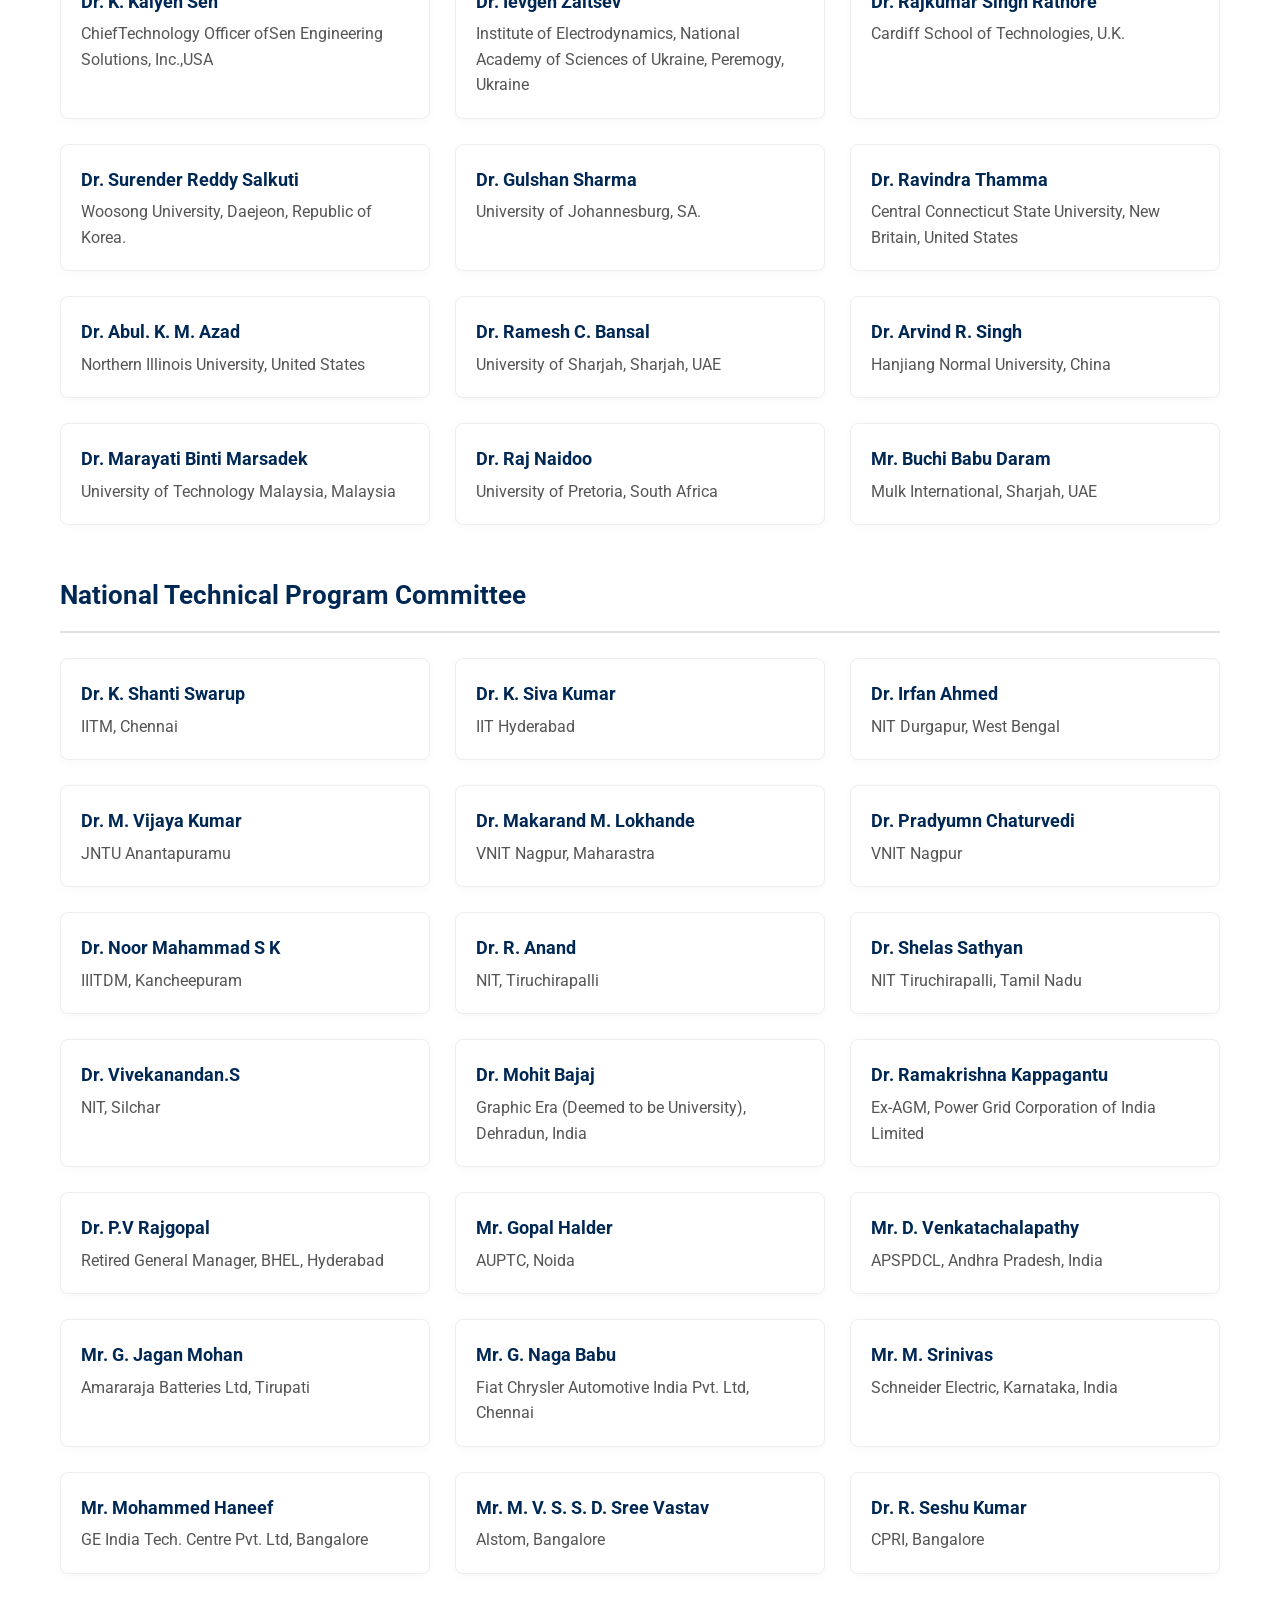
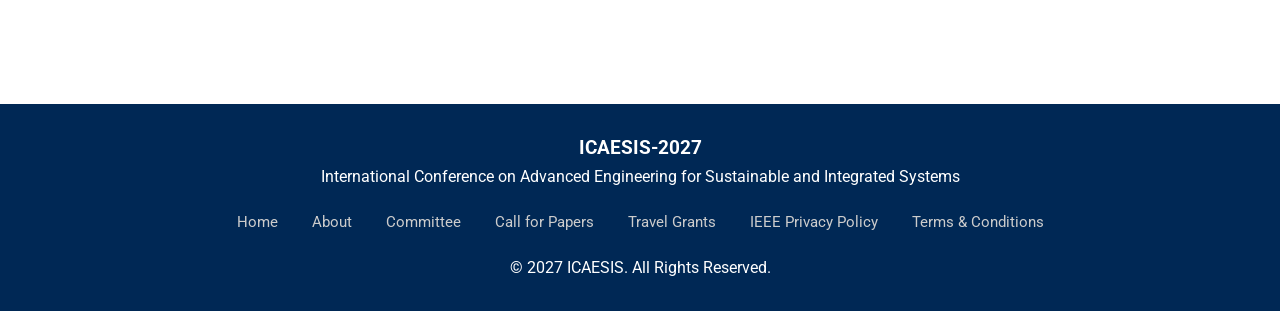
<file: committee.html>
<!DOCTYPE html>
<html lang="en">

<head>
    <meta charset="UTF-8">
    <meta name="viewport" content="width=device-width, initial-scale=1.0">
    <title>Committee - ICAESIS-2027</title>
    <!-- Google Fonts -->
    <link rel="preconnect" href="https://fonts.googleapis.com">
    <link rel="preconnect" href="https://fonts.gstatic.com" crossorigin>
    <link
        href="https://fonts.googleapis.com/css2?family=Open+Sans:ital,wght@0,300..800;1,300..800&family=Roboto:wght@300;400;500;700&display=swap"
        rel="stylesheet">
    <!-- Custom CSS -->
    <link rel="stylesheet" href="css/style.css">
    <link rel="icon" type="image/png" href="logos/ieee-hyd.png">
</head>

<body>

    <!-- Header -->
    <header>
        <div class="container navbar">
            <div class="logo-container">
                <a href="index.html" class="nav-brand">
                    ICAESIS-2027
                </a>
            </div>

            <ul class="nav-links">
                <li><a href="index.html">Home</a></li>
                <li><a href="index.html#about">About</a></li>
                <li class="nav-dropdown"><a href="call-for-papers.html">For Authors</a>
                    <ul class="dropdown-menu">
                        <li><a href="call-for-papers.html">Call for Papers</a></li>
                        <li><a href="index.html#dates">Important Dates</a></li>
                        <li><a href="call-for-papers.html#registration-fee">Registration Fee</a></li>
                        <li><a href="call-for-papers.html#submission-guidelines">Submission Guidelines</a></li>
                    </ul>
                </li>
                <li><a href="committee.html">Committee</a></li>
                <li><a href="venue.html">Venue</a></li>
                <li><a href="contact.html">Contact</a></li>
                <li class="mobile-nav-btn"><a href="https://cmt3.research.microsoft.com/ICAESIS2027/Submission/Index" class="btn">Submit Paper</a></li>
            </ul>

            <div class="nav-actions">
                <a href="https://cmt3.research.microsoft.com/ICAESIS2027/Submission/Index" class="btn" style="padding: 10px 20px; font-size: 0.9rem;">Submit Paper</a>
            </div>

            <div class="hamburger">
                <span class="bar"></span>
                <span class="bar"></span>
                <span class="bar"></span>
            </div>
        </div>
    </header>

    <!-- Page Title -->
    <section class="hero" style="min-height: 40vh; height: 40vh;">
        <div class="hero-content">
            <h1>Conference Committee</h1>
            <p>The distinguished team behind ICAESIS-2027</p>
        </div>
    </section>

    <!-- Content -->
    <section class="section-padding">
        <div class="container">

            <!-- Chief Patrons -->
            <div class="committee-section">
                <h3>Chief Patrons</h3>
                <div class="committee-grid">
                    <div class="committee-member">
                        <strong>Dr. M. Mohan Babu</strong>
                        <span>Chancellor, MBU</span>
                    </div>
                    <div class="committee-member">
                        <strong>Mr. Vishnu Manchu</strong>
                        <span>Pro-Chancellor, MBU</span>
                    </div>
                </div>
            </div>

            <!-- Patrons -->
            <div class="committee-section">
                <h3>Patrons</h3>
                <div class="committee-grid">
                    <div class="committee-member">
                        <strong>Mr. Vinay Maheswari</strong>
                        <span>Executive Director and Trustee, SVET</span>
                    </div>
                    <div class="committee-member">
                        <strong>Prof. P. Venkatramana</strong>
                        <span>Vice - Chancellor (In- Charge), MBU</span>
                    </div>
                    <div class="committee-member">
                        <strong>Mr. Vikas Singh</strong>
                        <span>Chief Growth & Strategy Officer, MBU</span>
                    </div>
                    <div class="committee-member">
                        <strong>Dr. K. Saradhi</strong>
                        <span>Registrar, MBU</span>
                    </div>
                </div>
            </div>

            <!-- Chief Advisors -->
            <div class="committee-section">
                <h3>Chief Advisors</h3>
                <div class="committee-grid">
                    <div class="committee-member">
                        <strong>Dr. Avireni Srinivasulu</strong>
                        <span>Dean, R&I, MBU</span>
                    </div>
                    <div class="committee-member">
                        <strong>Dr. Babu Devasenapati S</strong>
                        <span>Dean SoE, MBU</span>
                    </div>
                    <div class="committee-member">
                        <strong>Dr. T. Devaraju</strong>
                        <span>Dean, SA, MBU</span>
                    </div>
                </div>
            </div>

            <!-- General Chairs -->
            <div class="committee-section">
                <h3>General Chairs</h3>
                <div class="committee-grid">
                    <div class="committee-member">
                        <strong>Dr. M. S. Sujatha</strong>
                        <span>Program Head, EEE</span>
                    </div>
                    <div class="committee-member">
                        <strong>Dr. VSK Murthy Balijepalli</strong>
                        <span>Chair, PES/PELS/IAS Jt Chapter, IEEE Hyd Section</span>
                    </div>
                </div>
            </div>

            <!-- Organizing Chair -->
            <div class="committee-section">
                <h3>Conference Organizing Chair</h3>
                <div class="committee-grid">
                    <div class="committee-member">
                        <strong>Dr. Busireddy Hemanth Kumar</strong>
                        <span>Associate Professor & IEEE SB Counsellor, MBU</span>
                    </div>
                </div>
            </div>

            <!-- TPC Chair -->
            <div class="committee-section">
                <h3>TPC Chairs</h3>
                <div class="committee-grid">
                    <div class="committee-member">
                        <strong>Dr. Suresh Babu Daram</strong>
                        <span>Professor & Faculty Advisor-PES, MBU</span>
                    </div>
                    <div class="committee-member">
                        <strong>Mr. Sainath Bandhakavi</strong>
                        <span>Vice-Chair, PES/PELS/IAS Jt Chapter, IEEE Hyd Section</span>
                    </div>
                </div>
            </div>

            <!-- Publication Chair -->
            <div class="committee-section">
                <h3>Publication Chairs</h3>
                <div class="committee-grid">
                    <div class="committee-member">
                        <strong>Dr. T. Raja Sekhar</strong>
                        <span>Associate Professor, MBU</span>
                    </div>
                    <div class="committee-member">
                        <strong>Dr. P. Venkatesh</strong>
                        <span>Assistant Professor, MBU</span>
                    </div>
                </div>
            </div>

            <!-- Finance Committee Chair -->
            <div class="committee-section">
                <h3>Finance Committee Chairs</h3>
                <div class="committee-grid">
                    <div class="committee-member">
                        <strong>Dr. Hanuman Prasad</strong>
                        <span>Associate Professor, MBU</span>
                    </div>
                    <div class="committee-member">
                        <strong>Dr. M. Ram Babu</strong>
                        <span>Assistant Professor, MBU</span>
                    </div>
                </div>
            </div>

            <!-- Technical Programming Committee -->
            <div class="committee-section">
                <h3>Technical Programming Committee</h3>
                <div class="committee-grid">
                    <div class="committee-member">
                        <strong>Dr. V. Arun</strong>
                        <span>Professor, MBU</span>
                    </div>
                    <div class="committee-member">
                        <strong>Dr. M. Manohara</strong>
                        <span>Associate Professor, MBU</span>
                    </div>
                    <div class="committee-member">
                        <strong>Dr. I. Kumara Swamy</strong>
                        <span>Associate Professor, MBU</span>
                    </div>
                    <div class="committee-member">
                        <strong>Dr. G. Hari Krishnan</strong>
                        <span>Associate Professor, MBU</span>
                    </div>
                    <div class="committee-member">
                        <strong>Mr. B. V. Sai Thrinath</strong>
                        <span>Assistant Professor, MBU</span>
                    </div>
                    <div class="committee-member">
                        <strong>Ms. G. Vyshnavi</strong>
                        <span>Assistant Professor, MBU</span>
                    </div>
                    <div class="committee-member">
                        <strong>Dr. Tharwin Kumar</strong>
                        <span>Assistant Professor, MBU</span>
                    </div>
                    <div class="committee-member">
                        <strong>Dr. G. Maheswari</strong>
                        <span>Assistant Professor, MBU</span>
                    </div>       
                </div>
            </div>

            <!-- International TPC -->
            <div class="committee-section">
                <h3>International Technical Program Committee</h3>
                <div class="committee-grid">
                    <div class="committee-member">
                        <strong>Dr. K. Kalyen Sen</strong>
                        <span>ChiefTechnology Officer ofSen Engineering Solutions, Inc.,USA</span>
                    </div>
                    <div class="committee-member">
                        <strong>Dr. Ievgen Zaitsev</strong>
                        <span>Institute of Electrodynamics, National Academy of Sciences of Ukraine, Peremogy,
                            Ukraine</span>
                    </div>
                    <div class="committee-member">
                        <strong>Dr. Rajkumar Singh Rathore</strong>
                        <span>Cardiff School of Technologies, U.K.</span>
                    </div>
                    <div class="committee-member">
                        <strong>Dr. Surender Reddy Salkuti</strong>
                        <span>Woosong University, Daejeon, Republic of Korea.</span>
                    </div>
                    <div class="committee-member">
                        <strong>Dr. Gulshan Sharma</strong>
                        <span>University of Johannesburg, SA.</span>
                    </div>
                    <div class="committee-member">
                        <strong>Dr. Ravindra Thamma</strong>
                        <span>Central Connecticut State University, New Britain, United States</span>
                    </div>
                    <div class="committee-member">
                        <strong>Dr. Abul. K. M. Azad</strong>
                        <span>Northern Illinois University, United States</span>
                    </div>
                    <div class="committee-member">
                        <strong>Dr. Ramesh C. Bansal</strong>
                        <span>University of Sharjah, Sharjah, UAE</span>
                    </div>

                    <div class="committee-member">
                        <strong>Dr. Arvind R. Singh</strong>
                        <span>Hanjiang Normal University, China</span>
                    </div>
                    <div class="committee-member">
                        <strong>Dr. Marayati Binti Marsadek</strong>
                        <span>University of Technology Malaysia, Malaysia</span>
                    </div>
                    <div class="committee-member">
                        <strong>Dr. Raj Naidoo</strong>
                        <span>University of Pretoria, South Africa</span>
                    </div>
                    <div class="committee-member">
                        <strong>Mr. Buchi Babu Daram</strong>
                        <span>Mulk International, Sharjah, UAE</span>
                    </div>
                </div>
            </div>

            <!-- National TPC -->
            <div class="committee-section">
                <h3>National Technical Program Committee</h3>
                <div class="committee-grid">
                    <div class="committee-member">
                        <strong>Dr. K. Shanti Swarup</strong>
                        <span>IITM, Chennai</span>
                    </div>
                    <div class="committee-member">
                        <strong>Dr. K. Siva Kumar</strong>
                        <span>IIT Hyderabad</span>
                    </div>
                    <div class="committee-member">
                        <strong>Dr. Irfan Ahmed</strong>
                        <span>NIT Durgapur, West Bengal</span>
                    </div>
                    <div class="committee-member">
                        <strong>Dr. M. Vijaya Kumar</strong>
                        <span>JNTU Anantapuramu</span>
                    </div>
                    <div class="committee-member">
                        <strong>Dr. Makarand M. Lokhande</strong>
                        <span>VNIT Nagpur, Maharastra</span>
                    </div>

                    <div class="committee-member">
                        <strong>Dr. Pradyumn Chaturvedi</strong>
                        <span>VNIT Nagpur</span>
                    </div>
                    <div class="committee-member">
                        <strong>Dr. Noor Mahammad S K</strong>
                        <span>IIITDM, Kancheepuram</span>
                    </div>
                    <div class="committee-member">
                        <strong>Dr. R. Anand</strong>
                        <span>NIT, Tiruchirapalli</span>
                    </div>
                    <div class="committee-member">
                        <strong>Dr. Shelas Sathyan</strong>
                        <span>NIT Tiruchirapalli, Tamil Nadu</span>
                    </div>
                    <div class="committee-member">
                        <strong>Dr. Vivekanandan.S</strong>
                        <span>NIT, Silchar</span>
                    </div>
                    <div class="committee-member">
                        <strong>Dr. Mohit Bajaj</strong>
                        <span>Graphic Era (Deemed to be University), Dehradun, India</span>
                    </div>
                    <div class="committee-member">
                        <strong>Dr. Ramakrishna Kappagantu</strong>
                        <span>Ex-AGM, Power Grid Corporation of India Limited</span>
                    </div>
                    <div class="committee-member">
                        <strong>Dr. P.V Rajgopal</strong>
                        <span>Retired General Manager, BHEL, Hyderabad</span>
                    </div>
                    <div class="committee-member">
                        <strong>Mr. Gopal Halder</strong>
                        <span>AUPTC, Noida</span>
                    </div>
                    <div class="committee-member">
                        <strong>Mr. D. Venkatachalapathy</strong>
                        <span>APSPDCL, Andhra Pradesh, India</span>
                    </div>
                    <div class="committee-member">
                        <strong>Mr. G. Jagan Mohan</strong>
                        <span>Amararaja Batteries Ltd, Tirupati</span>
                    </div>
                    <div class="committee-member">
                        <strong>Mr. G. Naga Babu</strong>
                        <span>Fiat Chrysler Automotive India Pvt. Ltd, Chennai</span>
                    </div>
                    <div class="committee-member">
                        <strong>Mr. M. Srinivas</strong>
                        <span>Schneider Electric, Karnataka, India</span>
                    </div>
                    <div class="committee-member">
                        <strong>Mr. Mohammed Haneef</strong>
                        <span>GE India Tech. Centre Pvt. Ltd, Bangalore</span>
                    </div>
                    <div class="committee-member">
                        <strong>Mr. M. V. S. S. D. Sree Vastav</strong>
                        <span>Alstom, Bangalore</span>
                    </div>
                    <div class="committee-member">
                        <strong>Dr. R. Seshu Kumar</strong>
                        <span>CPRI, Bangalore</span>
                    </div>
                </div>
            </div>

        </div>
    </section>

    <!-- Footer -->
    <footer id="contact">
        <div class="container">
            <h3>ICAESIS-2027</h3>
            <p>International Conference on Advanced Engineering for Sustainable and Integrated Systems</p>
            <div class="footer-links">
                <a href="index.html">Home</a>
                <a href="index.html#about">About</a>
                <a href="committee.html">Committee</a>
                <a href="call-for-papers.html">Call for Papers</a>
                <a href="travel-grants.html">Travel Grants</a>
                <a href="https://www.ieee.org/security/privacy.html" target="_blank">IEEE Privacy Policy</a>
                <a href="https://www.ieee.org/about/help/site-terms-conditions.html" target="_blank">Terms &
                    Conditions</a>
            </div>
            <p>&copy; 2027 ICAESIS. All Rights Reserved.</p>
        </div>
    </footer>

    <!-- Scripts -->
    <script src="js/script.js"></script>
</body>

</html>
</file>
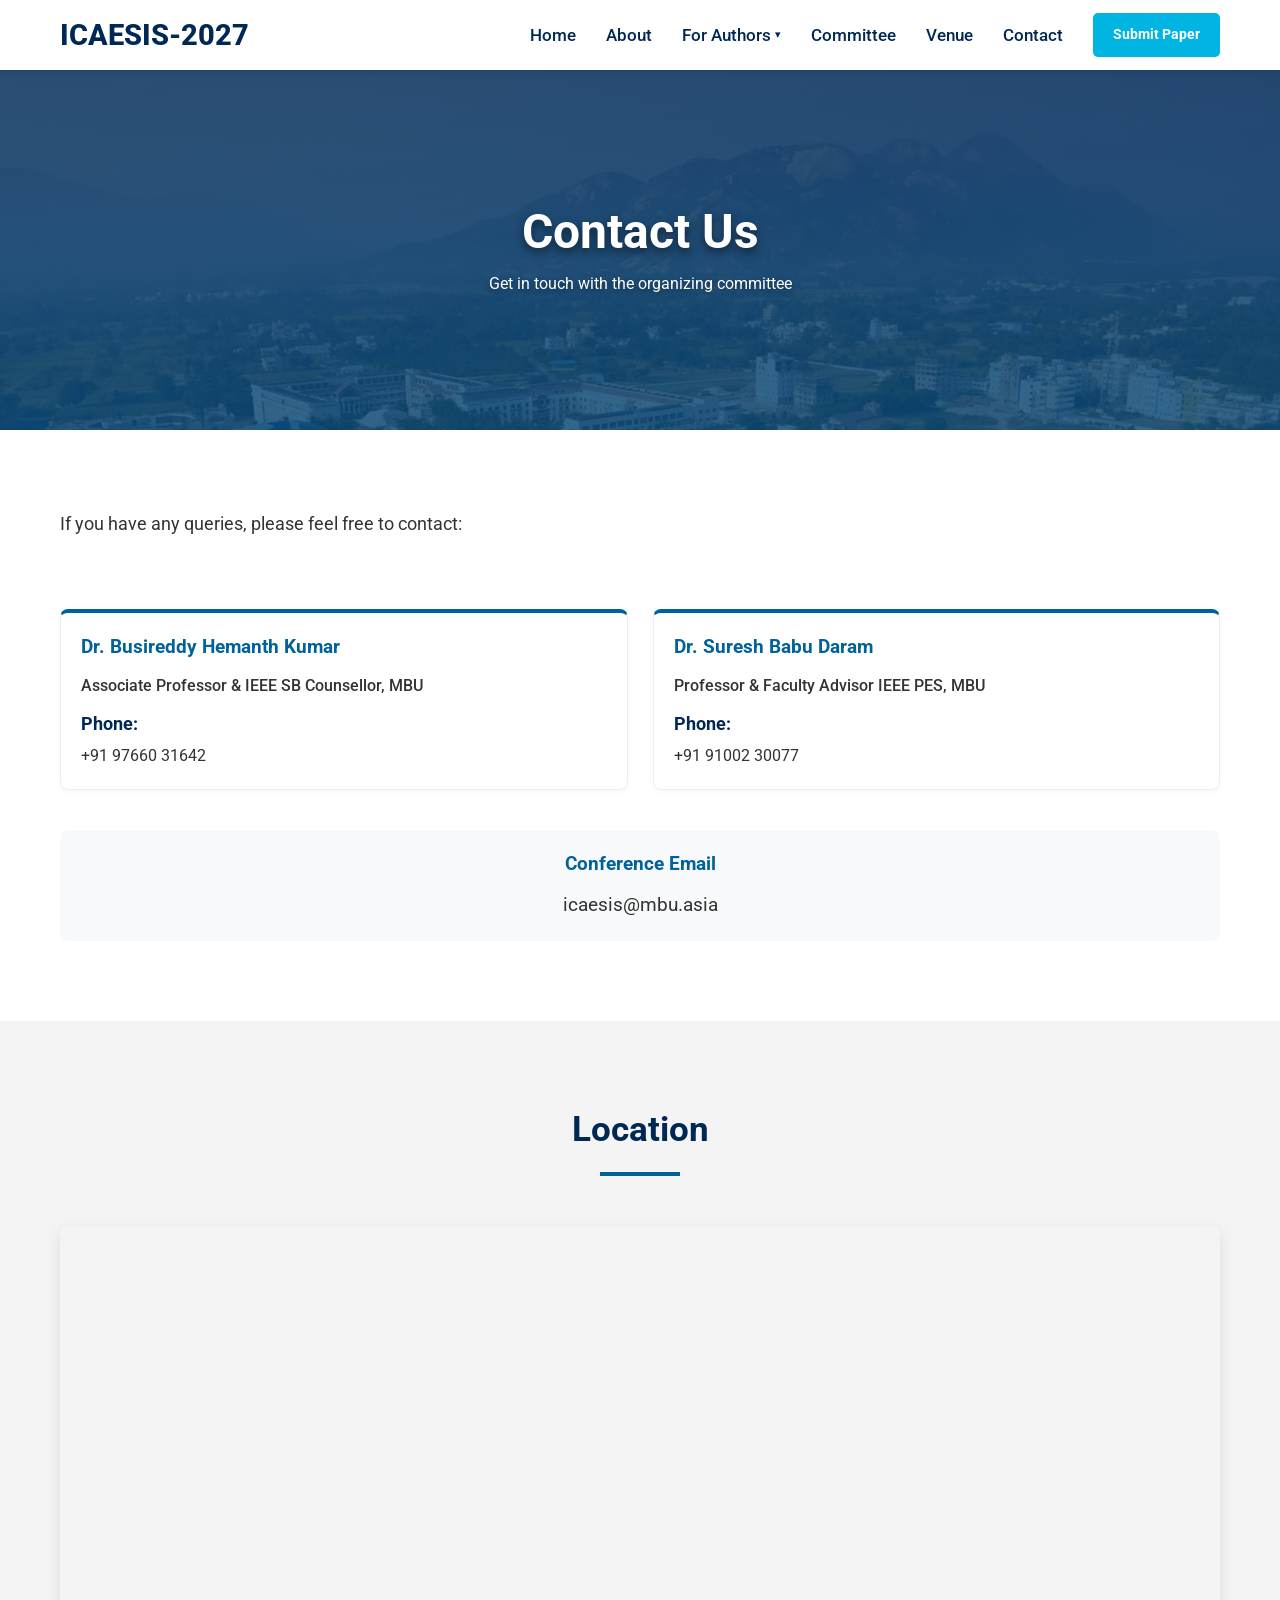
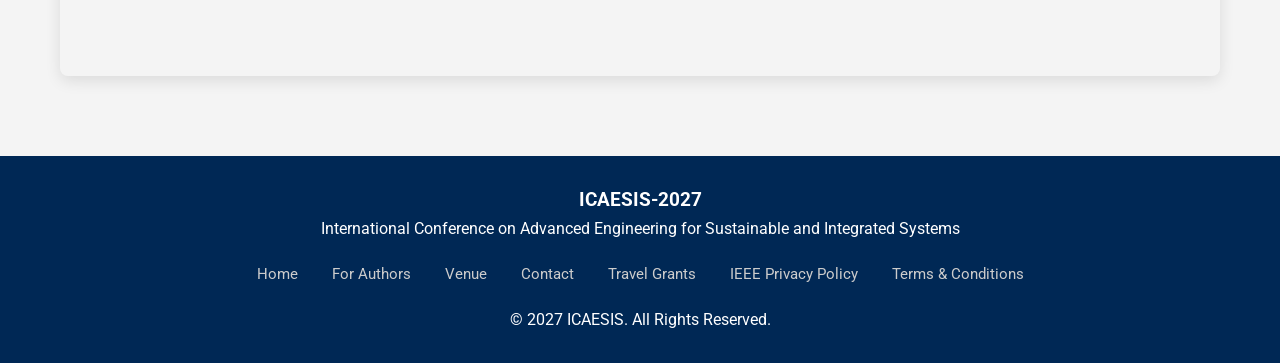
<file: contact.html>
<!DOCTYPE html>
<html lang="en">

<head>
    <meta charset="UTF-8">
    <meta name="viewport" content="width=device-width, initial-scale=1.0">
    <title>Contact Us - ICAESIS-2027</title>
    <!-- Google Fonts -->
    <link rel="preconnect" href="https://fonts.googleapis.com">
    <link rel="preconnect" href="https://fonts.gstatic.com" crossorigin>
    <link
        href="https://fonts.googleapis.com/css2?family=Open+Sans:ital,wght@0,300..800;1,300..800&family=Roboto:wght@300;400;500;700&display=swap"
        rel="stylesheet">
    <!-- Custom CSS -->
    <link rel="stylesheet" href="css/style.css">
    <link rel="icon" type="image/png" href="logos/ieee-hyd.png">
</head>

<body>

    <!-- Header -->
    <header>
        <div class="container navbar">
            <div class="logo-container">
                <a href="index.html" class="nav-brand">
                    ICAESIS-2027
                </a>
            </div>

            <ul class="nav-links">
                <li><a href="index.html">Home</a></li>
                <li><a href="index.html#about">About</a></li>
                <li class="nav-dropdown"><a href="call-for-papers.html">For Authors</a>
                    <ul class="dropdown-menu">
                        <li><a href="call-for-papers.html">Call for Papers</a></li>
                        <li><a href="index.html#dates">Important Dates</a></li>
                        <li><a href="call-for-papers.html#registration-fee">Registration Fee</a></li>
                        <li><a href="call-for-papers.html#submission-guidelines">Submission Guidelines</a></li>
                    </ul>
                </li>
                <li><a href="committee.html">Committee</a></li>
                <li><a href="venue.html">Venue</a></li>
                <li><a href="contact.html">Contact</a></li>
                <li class="mobile-nav-btn"><a href="https://cmt3.research.microsoft.com/ICAESIS2027/Submission/Index" class="btn">Submit Paper</a></li>
            </ul>

            <div class="nav-actions">
                <a href="https://cmt3.research.microsoft.com/ICAESIS2027/Submission/Index" class="btn" style="padding: 10px 20px; font-size: 0.9rem;">Submit Paper</a>
            </div>

            <div class="hamburger">
                <span class="bar"></span>
                <span class="bar"></span>
                <span class="bar"></span>
            </div>
        </div>
    </header>

    <!-- Page Title -->
    <section class="hero"
        style="min-height: 40vh; height: 40vh; background-image: linear-gradient(rgba(0, 40, 85, 0.8), rgba(0, 98, 155, 0.8)), url('logos/mbu-university.webp');">
        <div class="hero-content">
            <h1>Contact Us</h1>
            <p>Get in touch with the organizing committee</p>
        </div>
    </section>

    <!-- Contact Content -->
    <section class="section-padding">
        <div class="container">
            <div class="about-text">
                <p>If you have any queries, please feel free to contact:</p>
            </div>

            <br><br>

            <div class="committee-grid" style="grid-template-columns: repeat(auto-fit, minmax(300px, 1fr));">
                <!-- Person 1 -->
                <div class="committee-member" style="border-top: 4px solid var(--ieee-blue);">
                    <h3 style="color: var(--ieee-blue); margin-bottom: 10px;">Dr. Busireddy Hemanth Kumar</h3>
                    <p style="font-weight: 500; margin-bottom: 10px;">Associate Professor & IEEE SB Counsellor, MBU</p>
                    <p><strong>Phone:</strong> +91 97660 31642</p>
                </div>

                <!-- Person 2 --> 
                <div class="committee-member" style="border-top: 4px solid var(--ieee-blue);">
                    <h3 style="color: var(--ieee-blue); margin-bottom: 10px;">Dr. Suresh Babu Daram</h3>
                    <p style="font-weight: 500; margin-bottom: 10px;">Professor & Faculty Advisor IEEE PES, MBU</p>
                    <p><strong>Phone:</strong> +91 91002 30077</p>
                </div>
            </div>

            <div
                style="text-align: center; margin-top: 40px; padding: 20px; background-color: #f8f9fa; border-radius: 8px;">
                <h3 style="color: var(--ieee-blue); margin-bottom: 10px;">Conference Email</h3>
                <p style="font-size: 1.2rem;">
                    <a href="mailto:icaesis2026@mbu.asia" style="text-decoration: none; color: #333;">
                        icaesis@mbu.asia
                    </a>
                </p>
            </div>

        </div>
    </section>

    <!-- Map -->
    <section class="section-padding bg-light">
        <div class="container">
            <h2 class="section-title">Location</h2>
            <!-- Embedding Google Map for MBU -->
            <div
                style="width: 100%; height: 450px; border-radius: 8px; overflow: hidden; box-shadow: 0 5px 15px rgba(0,0,0,0.1);">
                <iframe
                    src="https://www.google.com/maps/embed?pb=!1m18!1m12!1m3!1d3876.5173775080766!2d79.29339937405786!3d13.637042898745595!2m3!1f0!2f0!3f0!3m2!1i1024!2i768!4f13.1!3m3!1m2!1s0x3bb2b3391b16c80f%3A0xe545c829141be40f!2sMohan%20Babu%20University!5e0!3m2!1sen!2sin!4v1709280000000!5m2!1sen!2sin"
                    width="100%" height="100%" style="border:0;" allowfullscreen="" loading="lazy"
                    referrerpolicy="no-referrer-when-downgrade"></iframe>
            </div>
        </div>
    </section>

    <!-- Footer -->
    <footer id="contact">
        <div class="container">
            <h3>ICAESIS-2027</h3>
            <p>International Conference on Advanced Engineering for Sustainable and Integrated Systems</p>
            <div class="footer-links">
                <a href="index.html">Home</a>
                <a href="call-for-papers.html">For Authors</a>
                <a href="venue.html">Venue</a>
                <a href="contact.html">Contact</a>
                <a href="travel-grants.html">Travel Grants</a>
                <a href="https://www.ieee.org/security/privacy.html" target="_blank">IEEE Privacy Policy</a>
                <a href="https://www.ieee.org/about/help/site-terms-conditions.html" target="_blank">Terms &
                    Conditions</a>
            </div>
            <p>&copy; 2027 ICAESIS. All Rights Reserved.</p>
        </div>
    </footer>

    <!-- Scripts -->
    <script src="js/script.js"></script>
</body>

</html>
</file>
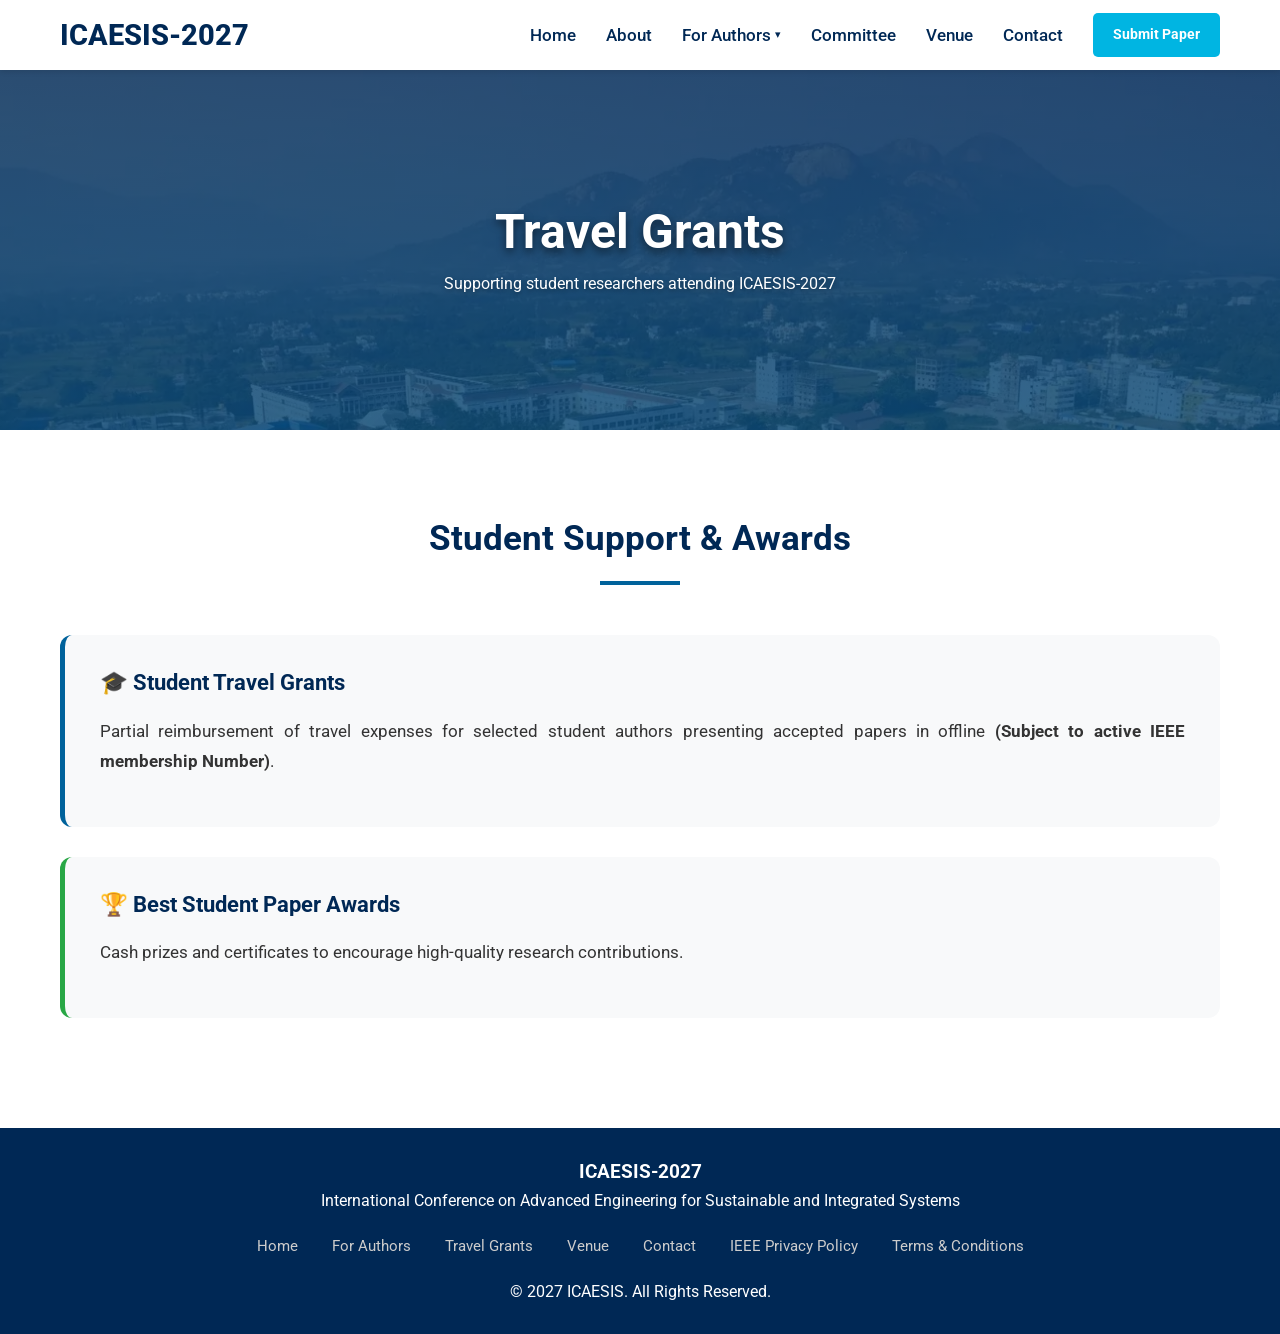
<file: travel-grants.html>
<!DOCTYPE html>
<html lang="en">

<head>
    <meta charset="UTF-8">
    <meta name="viewport" content="width=device-width, initial-scale=1.0">
    <title>Travel Grants - ICAESIS-2027</title>
    <!-- Google Fonts -->
    <link rel="preconnect" href="https://fonts.googleapis.com">
    <link rel="preconnect" href="https://fonts.gstatic.com" crossorigin>
    <link
        href="https://fonts.googleapis.com/css2?family=Open+Sans:ital,wght@0,300..800;1,300..800&family=Roboto:wght@300;400;500;700&display=swap"
        rel="stylesheet">
    <!-- Custom CSS -->
    <link rel="stylesheet" href="css/style.css">
    <link rel="icon" type="image/png" href="logos/ieee-hyd.png">
</head>

<body>

    <!-- Header -->
    <header>
        <div class="container navbar">
            <div class="logo-container">
                <a href="index.html" class="nav-brand">
                    ICAESIS-2027
                </a>
            </div>

            <ul class="nav-links">
                <li><a href="index.html">Home</a></li>
                <li><a href="index.html#about">About</a></li>
                <li class="nav-dropdown"><a href="call-for-papers.html">For Authors</a>
                    <ul class="dropdown-menu">
                        <li><a href="call-for-papers.html">Call for Papers</a></li>
                        <li><a href="index.html#dates">Important Dates</a></li>
                        <li><a href="call-for-papers.html#registration-fee">Registration Fee</a></li>
                        <li><a href="call-for-papers.html#submission-guidelines">Submission Guidelines</a></li>
                    </ul>
                </li>
                <li><a href="committee.html">Committee</a></li>
                <li><a href="venue.html">Venue</a></li>
                <li><a href="contact.html">Contact</a></li>
                <li class="mobile-nav-btn"><a href="https://cmt3.research.microsoft.com/ICAESIS2027/Submission/Index" class="btn">Submit Paper</a></li>
            </ul>

            <div class="nav-actions">
                <a href="https://cmt3.research.microsoft.com/ICAESIS2027/Submission/Index" class="btn" style="padding: 10px 20px; font-size: 0.9rem;">Submit Paper</a>
            </div>

            <div class="hamburger">
                <span class="bar"></span>
                <span class="bar"></span>
                <span class="bar"></span>
            </div>
        </div>
    </header>

    <!-- Page Title -->
    <section class="hero"
        style="min-height: 40vh; height: 40vh; background-image: linear-gradient(rgba(0, 40, 85, 0.8), rgba(0, 98, 155, 0.8)), url('logos/mbu-university.webp');">
        <div class="hero-content">
            <h1>Travel Grants</h1>
            <p>Supporting student researchers attending ICAESIS-2027</p>
        </div>
    </section>

    <!-- Travel Grants Content -->
    <section class="section-padding">
        <div class="container">
            <h2 class="section-title">Student Support & Awards</h2>
            <div class="about-text">

                <!-- Student Travel Grants -->
                <div
                    style="background-color: #f8f9fa; border-radius: 12px; padding: 30px 35px; margin-bottom: 30px; border-left: 5px solid var(--ieee-blue);">
                    <h3 style="color: var(--ieee-dark-blue); margin-bottom: 15px; font-size: 1.4rem;">
                        🎓 Student Travel Grants
                    </h3>
                    <p style="font-size: 1.05rem; line-height: 1.8; color: #333;">
                        Partial reimbursement of travel expenses for selected student authors presenting accepted papers
                        in offline <strong>(Subject to active IEEE membership Number)</strong>.
                    </p>
                </div>

                <!-- Best Student Paper Awards -->
                <div
                    style="background-color: #f8f9fa; border-radius: 12px; padding: 30px 35px; margin-bottom: 30px; border-left: 5px solid #28a745;">
                    <h3 style="color: var(--ieee-dark-blue); margin-bottom: 15px; font-size: 1.4rem;">
                        🏆 Best Student Paper Awards
                    </h3>
                    <p style="font-size: 1.05rem; line-height: 1.8; color: #333;">
                        Cash prizes and certificates to encourage high-quality research contributions.
                    </p>
                </div>

            </div>
        </div>
    </section>

    <!-- Footer -->
    <footer id="contact">
        <div class="container">
            <h3>ICAESIS-2027</h3>
            <p>International Conference on Advanced Engineering for Sustainable and Integrated Systems</p>
            <div class="footer-links">
                <a href="index.html">Home</a>
                <a href="call-for-papers.html">For Authors</a>
                <a href="travel-grants.html">Travel Grants</a>
                <a href="venue.html">Venue</a>
                <a href="contact.html">Contact</a>
                <a href="https://www.ieee.org/security/privacy.html" target="_blank">IEEE Privacy Policy</a>
                <a href="https://www.ieee.org/about/help/site-terms-conditions.html" target="_blank">Terms &
                    Conditions</a>
            </div>
            <p>&copy; 2027 ICAESIS. All Rights Reserved.</p>
        </div>
    </footer>

    <!-- Scripts -->
    <script src="js/script.js"></script>
</body>

</html>
</file>
<file: css/style.css>
/* Global Styles */
:root {
  --ieee-blue: #00629B;
  --ieee-dark-blue: #002855;
  --text-color: #333;
  --light-gray: #f4f4f4;
  --white: #ffffff;
  --accent-color: #00b5e2;
  /* A lighter blue for accents */
}

* {
  box-sizing: border-box;
  margin: 0;
  padding: 0;
}

body {
  font-family: 'Roboto', 'Open Sans', sans-serif;
  line-height: 1.6;
  color: var(--text-color);
  background-color: var(--white);
}

a {
  text-decoration: none;
  color: inherit;
}

ul {
  list-style: none;
}

.container {
  max-width: 1200px;
  /* Increased from 1100px for wider layout */
  margin: 0 auto;
  padding: 0 20px;
}

/* Header & Navigation */
header {
  background-color: var(--white);
  box-shadow: 0 2px 5px rgba(0, 0, 0, 0.1);
  position: sticky;
  top: 0;
  z-index: 1000;
}

.navbar {
  display: flex;
  justify-content: space-between;
  align-items: center;
  height: 70px;
  /* Reduced from 90px */
  padding: 0 20px;
  /* Restored horizontal padding */
}

.logo-container {
  display: flex;
  align-items: center;
  gap: 15px;
  flex: 0 0 auto;
  /* Don't take extra space */
  margin-right: auto;
  /* Push content to the right if needed, but flex grow on links handles it */
}

.logo-img {
  height: 60px;
  width: auto;
}

.nav-brand {
  font-size: 1.8rem;
  font-weight: 800;
  color: var(--ieee-dark-blue);
}

.nav-links {
  flex: 1;
  /* Take up remaining space */
  display: flex;
  justify-content: flex-end;
  /* Align links to the right */
  gap: 30px;
  padding-right: 30px;
  /* Space between links and button */
}

.nav-actions {
  flex: 0 0 auto;
  /* Only take necessary space */
  display: flex;
  justify-content: flex-end;
  gap: 10px;
}

.nav-links li a {
  font-weight: 500;
  color: var(--ieee-dark-blue);
  transition: color 0.3s ease;
  font-size: 1.05rem;
}

.nav-links li a:hover {
  color: var(--ieee-blue);
}

.mobile-nav-btn {
  display: none;
  /* Hidden on desktop */
}

.hamburger {
  display: none;
  cursor: pointer;
}

.bar {
  display: block;
  width: 25px;
  height: 3px;
  margin: 5px auto;
  -webkit-transition: all 0.3s ease-in-out;
  transition: all 0.3s ease-in-out;
  background-color: var(--ieee-dark-blue);
}

/* Hero Section */
.hero {
  background: linear-gradient(rgba(0, 20, 50, 0.85), rgba(0, 80, 140, 0.85)), url('../logos/mbu-university.webp');
  background-size: cover;
  background-position: center;
  background-attachment: fixed;
  color: var(--white);
  min-height: calc(100vh - 70px - 100px);
  /* viewport minus header minus logo strip */
  display: flex;
  justify-content: center;
  align-items: center;
  text-align: center;
  padding: 20px 20px;
  position: relative;
}

.hero-content {
  max-width: 960px;
  z-index: 2;
}

.hero-content h1 {
  font-size: 3rem;
  margin-bottom: 10px;
  line-height: 1.2;
  font-weight: 700;
  text-shadow: 0 4px 8px rgba(0, 0, 0, 0.5);
}

.hero-content h2 {
  font-size: 2rem;
  font-weight: 400;
  margin-bottom: 8px;
  color: #e0e0e0;
  text-shadow: 0 2px 4px rgba(0, 0, 0, 0.5);
}

.hero-content h3 {
  font-size: 1.3rem;
  margin-bottom: 20px;
  font-weight: 300;
  font-style: italic;
}

.hero-content p {
  text-shadow: 0 2px 4px rgba(0, 0, 0, 0.3);
}

.hero-content .date-location {
  font-size: 1.4rem;
  margin-bottom: 0;
  font-weight: bold;
  background: rgba(255, 255, 255, 0.1);
  padding: 14px 35px;
  border-radius: 10px;
  display: inline-block;
  backdrop-filter: blur(5px);
  border: 1px solid rgba(255, 255, 255, 0.2);
  text-shadow: 0 2px 4px rgba(0, 0, 0, 0.5);
}

.btn {
  display: inline-block;
  padding: 14px 32px;
  background-color: var(--accent-color);
  color: var(--white);
  border-radius: 5px;
  font-weight: bold;
  transition: background-color 0.3s ease;
  font-size: 1.1rem;
}

.btn:hover {
  background-color: var(--ieee-blue);
}

/* Sections */
.section-padding {
  padding: 80px 0;
}

.bg-light {
  background-color: var(--light-gray);
}

h2.section-title {
  text-align: center;
  font-size: 2.2rem;
  color: var(--ieee-dark-blue);
  margin-bottom: 50px;
  position: relative;
}

h2.section-title::after {
  content: '';
  display: block;
  width: 80px;
  height: 4px;
  background-color: var(--excel-blue);
  /* Typo, meant ieee-blue? */
  background-color: var(--ieee-blue);
  margin: 15px auto 0;
}

/* About */
.about-text {
  max-width: 100%;
  /* Fill the container */
  margin: 0 auto;
  text-align: justify;
  font-size: 1.1rem;
}

.about-text p {
  margin-bottom: 20px;
}

.objectives-list {
  margin-top: 20px;
  padding-left: 20px;
}

.objectives-list li {
  list-style-type: disc;
  margin-bottom: 10px;
}

/* Important Dates */
.dates-grid {
  display: flex;
  flex-wrap: wrap;
  justify-content: center;
  gap: 20px;
  max-width: 100%;
  /* Allow to fill the larger container */
  margin: 0 auto;
}

.date-card {
  background: var(--white);
  padding: 20px;
  border-left: 6px solid var(--ieee-blue);
  box-shadow: 0 4px 15px rgba(0, 0, 0, 0.08);
  transition: transform 0.3s ease;
  width: calc(25% - 20px);
  /* Force 4 columns */
  min-width: 220px;
  /* Integrity check */
  text-align: center;
}

.date-card:hover {
  transform: translateY(-5px);
}

.date-card h3 {
  font-size: 1.1rem;
  color: var(--ieee-dark-blue);
  margin-bottom: 10px;
}

.date-card p {
  font-weight: bold;
  color: var(--text-color);
  font-size: 1.1rem;
}

/* Sponsors */
.sponsors-grid {
  display: flex;
  justify-content: center;
  align-items: center;
  flex-wrap: wrap;
  gap: 60px;
  margin-top: 40px;
}

.sponsor-logo {
  max-height: 100px;
  max-width: 250px;
  object-fit: contain;
  /* filter: grayscale(100%);  Removed generic grayscale, keep logos original */
  transition: transform 0.3s;
}

.sponsor-logo:hover {
  transform: scale(1.05);
}

/* Sponsor Strip */
.logo-strip {
  background-color: var(--white);
  padding: 18px 0;
  border-bottom: 1px solid #eee;
  overflow: hidden;
}

.marquee-content {
  display: flex;
  justify-content: space-around;
  align-items: center;
  gap: 25px;
  flex-wrap: nowrap;
}

.marquee-content img {
  height: 100px;
  width: auto;
  object-fit: contain;
  transition: transform 0.3s;
  flex-shrink: 1;
  min-width: 0;
}

.marquee-content img:hover {
  transform: scale(1.05);
}

/* Organizer & Co-Sponsor Sections (Bottom) */
.organizer-block {
  margin-bottom: 40px;
  text-align: center;
}

.organizer-header {
  background-color: #e0f2f1;
  /* Light teal/cyan similar to screenshot */
  color: #00695c;
  /* Darker teal text */
  padding: 15px;
  border-radius: 50px;
  /* Pill shape */
  font-size: 1.5rem;
  font-weight: bold;
  margin-bottom: 30px;
  box-shadow: 0 2px 5px rgba(0, 0, 0, 0.05);
}

.organizer-logos {
  display: flex;
  justify-content: center;
  align-items: center;
  flex-wrap: wrap;
  gap: 30px;
}

.organizer-logos .sponsor-card {
  background: white;
  padding: 20px;
  border: 1px solid #eee;
  border-radius: 10px;
  box-shadow: 0 2px 8px rgba(0, 0, 0, 0.05);
  display: flex;
  align-items: center;
  justify-content: center;
  min-width: 200px;
}

.organizer-logos img {
  max-height: 80px;
  max-width: 100%;
  object-fit: contain;
}

/* Org Logos in Header */
.header-logos {
  display: flex;
  gap: 20px;
  flex-wrap: wrap;
}

/* Call for Papers Page */
.track-list {
  display: grid;
  grid-template-columns: 1fr;
  gap: 40px;
  max-width: 900px;
  margin: 0 auto;
}

.track-item {
  background: var(--white);
  padding: 30px;
  border-radius: 8px;
  box-shadow: 0 4px 15px rgba(0, 0, 0, 0.05);
  border-top: 4px solid var(--ieee-blue);
}

.track-item h3 {
  color: var(--ieee-blue);
  margin-bottom: 15px;
  font-size: 1.5rem;
}

.track-item p {
  margin-bottom: 15px;
  font-style: italic;
  color: #555;
}

.track-item ul {
  padding-left: 20px;
  list-style-type: disc;
}

.track-item ul li {
  margin-bottom: 8px;
}

/* Committee Page */
.committee-section {
  margin-bottom: 50px;
}

.committee-section h3 {
  color: var(--ieee-dark-blue);
  border-bottom: 2px solid #e0e0e0;
  padding-bottom: 15px;
  margin-bottom: 25px;
  font-size: 1.6rem;
}

.committee-grid {
  display: grid;
  grid-template-columns: repeat(auto-fill, minmax(300px, 1fr));
  gap: 25px;
}

.committee-member {
  background: var(--white);
  padding: 20px;
  border-radius: 8px;
  border: 1px solid #eee;
  box-shadow: 0 2px 8px rgba(0, 0, 0, 0.03);
  transition: box-shadow 0.3s;
}

.committee-member:hover {
  box-shadow: 0 5px 15px rgba(0, 0, 0, 0.1);
}

.committee-member strong {
  display: block;
  font-size: 1.15rem;
  color: var(--ieee-dark-blue);
  margin-bottom: 5px;
}

.committee-member span {
  display: block;
  color: #555;
  font-size: 1rem;
}

/* Footer */
footer {
  background-color: var(--ieee-dark-blue);
  color: var(--white);
  padding: 30px 0;
  text-align: center;
}

.footer-logo {
  margin-top: 10px;
  font-weight: bold;
  font-size: 1.2rem;
}

.footer-links {
  margin: 20px 0;
}

.footer-links a {
  margin: 0 15px;
  font-size: 0.95rem;
  color: #ccc;
  text-decoration: none;
}

.footer-links a:hover {
  color: var(--white);
  text-decoration: underline;
}

/* Registration Fees Table */
.registration-fees {
  max-width: 900px;
  margin: 0 auto;
}

.table-responsive {
  overflow-x: auto;
}

.fees-table {
  width: 100%;
  border-collapse: collapse;
  background: var(--white);
  box-shadow: 0 4px 15px rgba(0, 0, 0, 0.08);
  border-radius: 8px;
  overflow: hidden;
  table-layout: fixed;
}

.fees-table thead {
  background-color: var(--ieee-dark-blue);
  color: var(--white);
}

.fees-table th {
  padding: 12px 8px;
  text-align: center;
  font-weight: 600;
  font-size: 0.9rem;
  border: 1px solid #1a4a7a;
  white-space: nowrap;
}

.fees-table th:first-child {
  text-align: left;
  width: 40%;
}

.fees-table th:not(:first-child) {
  width: 15%;
}

.fees-table td {
  padding: 12px 8px;
  text-align: center;
  border: 1px solid #e0e0e0;
  font-size: 0.95rem;
}

.fees-table td:first-child {
  text-align: left;
  font-weight: 500;
  color: var(--ieee-dark-blue);
  background-color: #f8f9fa;
}

.fees-table tbody tr:hover {
  background-color: #f0f7ff;
}

.fees-table tbody tr:nth-child(even) td:not(:first-child) {
  background-color: #fafafa;
}

.fees-table tbody tr:nth-child(even):hover td {
  background-color: #f0f7ff;
}

/* Mobile Responsive */
@media (max-width: 900px) {
  .header-logos {
    display: none;
  }

  .marquee-content img {
    height: 80px;
  }
}

@media (max-width: 768px) {
  .nav-actions {
    display: none;
  }

  .mobile-nav-btn {
    display: inline-block;
    margin-top: 10px;
  }

  .hamburger {
    display: block;
  }

  .hamburger.active .bar:nth-child(2) {
    opacity: 0;
  }

  .hamburger.active .bar:nth-child(1) {
    transform: translateY(8px) rotate(45deg);
  }

  .hamburger.active .bar:nth-child(3) {
    transform: translateY(-8px) rotate(-45deg);
  }

  .nav-links {
    position: fixed;
    left: -100%;
    top: 90px;
    gap: 0;
    flex-direction: column;
    background-color: var(--white);
    width: 100%;
    text-align: center;
    transition: 0.3s;
    box-shadow: 0 10px 10px rgba(0, 0, 0, 0.1);
    padding: 20px 0;
  }

  .nav-links.active {
    left: 0;
  }

  .nav-links li {
    margin: 20px 0;
  }

  .hero-content h1 {
    font-size: 2.2rem;
  }

  .hero-content h2 {
    font-size: 1.6rem;
  }

  .hero-content .date-location {
    font-size: 1.2rem;
    padding: 12px 25px;
  }

  .hero-content p {
    font-size: 1.1rem !important;
  }

  .marquee-content img {
    height: 68px;
  }

  .marquee-content {
    gap: 15px;
  }

  .date-card {
    width: calc(50% - 20px);
  }
}

@media (max-width: 600px) {
  .hero-content h1 {
    font-size: 1.6rem;
  }

  .hero-content h2 {
    font-size: 1.3rem;
  }

  .hero-content .date-location {
    font-size: 1rem;
    padding: 10px 20px;
  }

  .hero-content p {
    font-size: 0.95rem !important;
  }

  .btn {
    padding: 10px 22px;
    font-size: 0.95rem;
  }

  .marquee-content img {
    height: 52px;
  }

  .marquee-content {
    gap: 10px;
  }

  .logo-strip {
    padding: 12px 0;
  }

  .date-card {
    width: 100%;
  }

  /* Stack hero buttons on narrow screens */
  .hero-content .btn {
    display: block;
    width: 80%;
    margin: 10px auto;
    margin-left: auto !important;
  }

  /* Registration fees table mobile scroll */
  .table-responsive {
    overflow-x: auto;
    -webkit-overflow-scrolling: touch;
    margin: 0 -10px;
    padding: 0 10px;
  }

  .fees-table {
    min-width: 650px;
  }

  .fees-table th,
  .fees-table td {
    padding: 10px 6px;
    font-size: 0.85rem;
  }

  .registration-fees::after {
    content: '← Scroll horizontally →';
    display: block;
    text-align: center;
    font-size: 0.8rem;
    color: #888;
    margin-top: 10px;
  }

  /* Stack submission buttons on mobile */
  .submission-buttons .btn {
    display: block;
    width: 80%;
    margin: 10px auto;
    margin-left: auto !important;
  }
}

/* Smooth scrolling & anchor offset for sticky header */
html {
  scroll-behavior: smooth;
}

#important-dates,
#registration-fee,
#submission-guidelines,
#dates {
  scroll-margin-top: 120px;
}

/* Dropdown Menu */
.nav-dropdown {
  position: relative;
}

.nav-dropdown > a {
  display: flex;
  align-items: center;
  gap: 4px;
}

.nav-dropdown > a::after {
  content: '▾';
  font-size: 0.7rem;
  transition: transform 0.3s ease;
}

.dropdown-menu {
  position: absolute;
  top: 100%;
  left: 0;
  background: var(--white);
  min-width: 200px;
  box-shadow: 0 4px 15px rgba(0, 0, 0, 0.1);
  border-radius: 6px;
  padding: 8px 0;
  opacity: 0;
  visibility: hidden;
  transform: translateY(10px);
  transition: all 0.3s ease;
  z-index: 1001;
  list-style: none;
}

.nav-dropdown:hover .dropdown-menu,
.nav-dropdown.active .dropdown-menu {
  opacity: 1;
  visibility: visible;
  transform: translateY(0);
}

.dropdown-menu li a {
  display: block;
  padding: 10px 20px;
  font-size: 0.95rem;
  color: var(--ieee-dark-blue);
  font-weight: 400;
  transition: background-color 0.2s ease, color 0.2s ease;
}

.dropdown-menu li a:hover {
  background-color: #f0f7ff;
  color: var(--ieee-blue);
}

@media (max-width: 768px) {
  .nav-dropdown > a::after {
    content: '▾';
  }

  .nav-dropdown {
    width: 100%;
    text-align: center;
  }

  .nav-dropdown > a {
    display: inline-flex;
    justify-content: center;
  }

  .dropdown-menu {
    position: static;
    box-shadow: none;
    opacity: 1;
    visibility: visible;
    transform: none;
    background: #f8f9fa;
    border-radius: 0;
    padding: 0;
    max-height: 0;
    overflow: hidden;
    transition: max-height 0.3s ease;
    min-width: unset;
    width: 100%;
  }

  .nav-dropdown.active .dropdown-menu {
    max-height: 400px;
  }

  .dropdown-menu li a {
    padding: 10px 30px;
    font-size: 0.9rem;
    text-align: center;
  }
}

/* Registration Nav Button */
.nav-btn-registration {
  background-color: var(--ieee-blue);
  color: var(--white) !important;
  padding: 10px 20px;
  border-radius: 5px;
  font-weight: bold !important;
  font-size: 0.9rem !important;
  transition: background-color 0.3s ease;
}

.nav-btn-registration:hover {
  background-color: var(--ieee-dark-blue);
  color: var(--white) !important;
}

/* Disabled Nav Link */
.nav-disabled {
  color: #999 !important;
  pointer-events: none;
  cursor: default;
  opacity: 0.6;
}

/* Camera Ready Page */
.cr-banner {
  background: linear-gradient(135deg, #e3f2fd 0%, #f3e5f5 100%);
  border: 2px solid var(--ieee-blue);
  border-radius: 12px;
  padding: 40px;
  text-align: center;
}

.cr-banner h2 {
  color: var(--ieee-dark-blue);
  font-size: 2rem;
  margin-bottom: 15px;
}

.cr-banner p {
  font-size: 1.1rem;
  color: #444;
  max-width: 800px;
  margin: 0 auto 20px;
  line-height: 1.7;
}

.cr-badge {
  display: inline-block;
  background: var(--ieee-blue);
  color: white;
  padding: 10px 25px;
  border-radius: 30px;
  font-weight: bold;
  font-size: 1.05rem;
}

.cr-steps {
  display: flex;
  flex-direction: column;
  gap: 30px;
  max-width: 900px;
  margin: 0 auto;
}

.cr-step-card {
  display: flex;
  gap: 20px;
  background: var(--white);
  padding: 30px;
  border-radius: 10px;
  box-shadow: 0 4px 15px rgba(0, 0, 0, 0.06);
  border-left: 5px solid var(--ieee-blue);
  transition: transform 0.3s ease, box-shadow 0.3s ease;
}

.cr-step-card:hover {
  transform: translateY(-3px);
  box-shadow: 0 8px 25px rgba(0, 0, 0, 0.1);
}

.cr-step-number {
  flex-shrink: 0;
  width: 50px;
  height: 50px;
  background: var(--ieee-blue);
  color: white;
  border-radius: 50%;
  display: flex;
  align-items: center;
  justify-content: center;
  font-size: 1.4rem;
  font-weight: bold;
}

.cr-step-content {
  flex: 1;
}

.cr-step-content h3 {
  color: var(--ieee-dark-blue);
  font-size: 1.3rem;
  margin-bottom: 12px;
}

.cr-step-content p {
  margin-bottom: 10px;
  line-height: 1.7;
  color: #444;
}

.cr-step-content ul,
.cr-step-content ol {
  padding-left: 20px;
  margin-top: 10px;
}

.cr-step-content ul {
  list-style-type: disc;
}

.cr-step-content ol {
  list-style-type: decimal;
}

.cr-step-content li {
  margin-bottom: 10px;
  line-height: 1.6;
  color: #444;
}

.cr-link {
  color: var(--ieee-blue);
  text-decoration: underline;
  word-break: break-all;
}

.cr-link:hover {
  color: var(--ieee-dark-blue);
}

.cr-note {
  background: #fff3e0;
  border-left: 4px solid #ff9800;
  padding: 12px 18px;
  border-radius: 6px;
  margin-top: 15px;
  color: #e65100;
}

.cr-payment-box {
  background: #f8f9fa;
  border: 1px solid #e0e0e0;
  border-radius: 8px;
  padding: 20px;
  margin-top: 15px;
}

.cr-payment-box h4 {
  color: var(--ieee-dark-blue);
  margin-bottom: 12px;
}

.cr-payment-table {
  width: 100%;
  border-collapse: collapse;
}

.cr-payment-table td {
  padding: 8px 12px;
  border-bottom: 1px solid #eee;
}

.cr-payment-table td:first-child {
  font-weight: 600;
  color: var(--ieee-dark-blue);
  width: 40%;
}

@media (max-width: 600px) {
  .cr-step-card {
    flex-direction: column;
    align-items: flex-start;
  }

  .cr-banner {
    padding: 25px 20px;
  }

  .cr-banner h2 {
    font-size: 1.5rem;
  }
}

/* Announcement Modal / Popup */
.modal-overlay {
  position: fixed;
  inset: 0;
  background: rgba(0, 20, 50, 0.65);
  backdrop-filter: blur(3px);
  display: flex;
  align-items: center;
  justify-content: center;
  z-index: 2000;
  padding: 20px;
  opacity: 0;
  visibility: hidden;
  transition: opacity 0.3s ease, visibility 0.3s ease;
}

.modal-overlay.active {
  opacity: 1;
  visibility: visible;
}

.modal-box {
  background: var(--white);
  border-radius: 14px;
  max-width: 460px;
  width: 100%;
  padding: 40px 35px 35px;
  text-align: center;
  box-shadow: 0 20px 50px rgba(0, 0, 0, 0.3);
  position: relative;
  transform: translateY(20px) scale(0.97);
  transition: transform 0.3s ease;
  border-top: 6px solid var(--ieee-blue);
}

.modal-overlay.active .modal-box {
  transform: translateY(0) scale(1);
}

.modal-close {
  position: absolute;
  top: 14px;
  right: 18px;
  background: none;
  border: none;
  font-size: 1.8rem;
  line-height: 1;
  color: #999;
  cursor: pointer;
  transition: color 0.2s ease;
}

.modal-close:hover {
  color: var(--ieee-dark-blue);
}

.modal-badge {
  display: inline-block;
  background: #e1f5fe;
  color: #0277bd;
  font-weight: 700;
  font-size: 0.8rem;
  letter-spacing: 1px;
  text-transform: uppercase;
  padding: 6px 16px;
  border-radius: 20px;
  margin-bottom: 18px;
}

.modal-box h2 {
  color: var(--ieee-dark-blue);
  font-size: 1.6rem;
  margin-bottom: 12px;
}

.modal-box p {
  color: #555;
  font-size: 1.02rem;
  line-height: 1.6;
  margin-bottom: 25px;
}

.modal-actions {
  display: flex;
  gap: 12px;
  justify-content: center;
  flex-wrap: wrap;
}

.modal-actions .btn {
  padding: 12px 26px;
  font-size: 0.98rem;
}

@media (max-width: 480px) {
  .modal-box {
    padding: 35px 22px 28px;
  }

  .modal-box h2 {
    font-size: 1.35rem;
  }

  .modal-actions .btn {
    width: 100%;
  }
}
</file>
